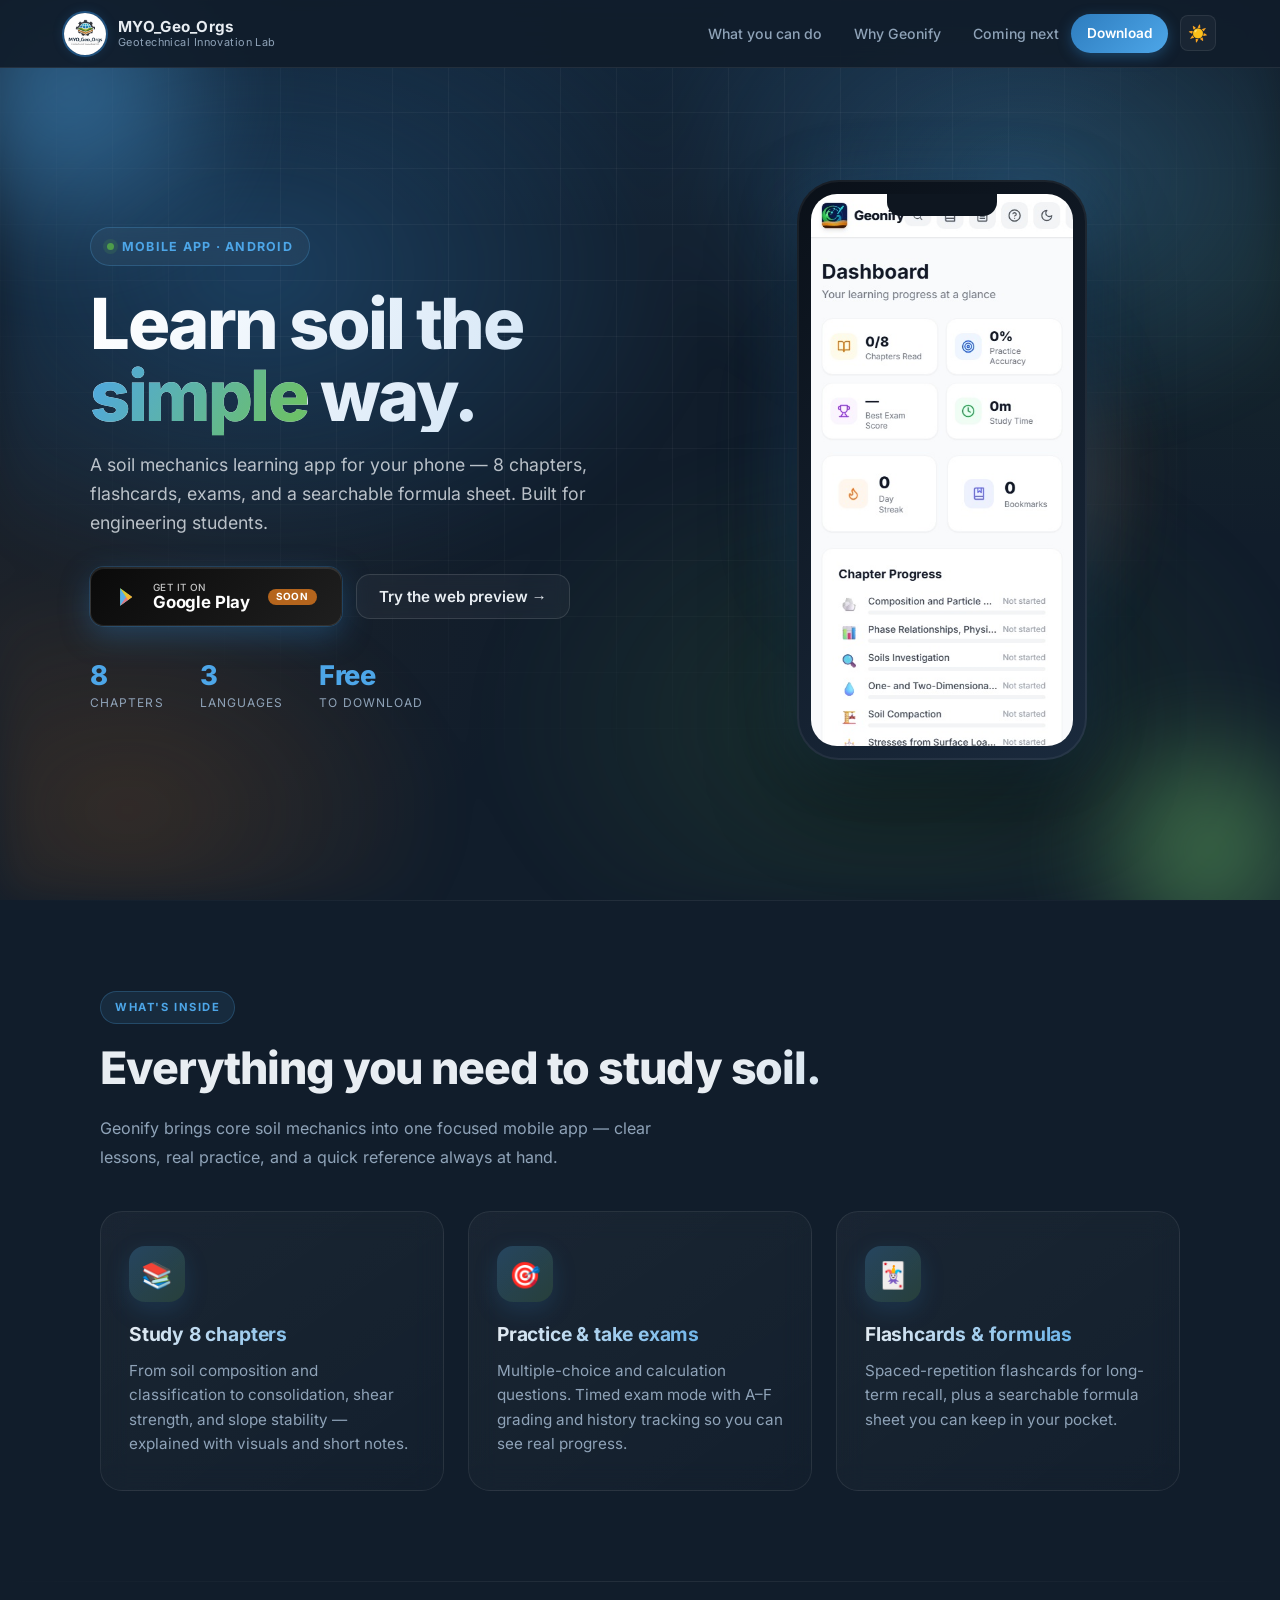
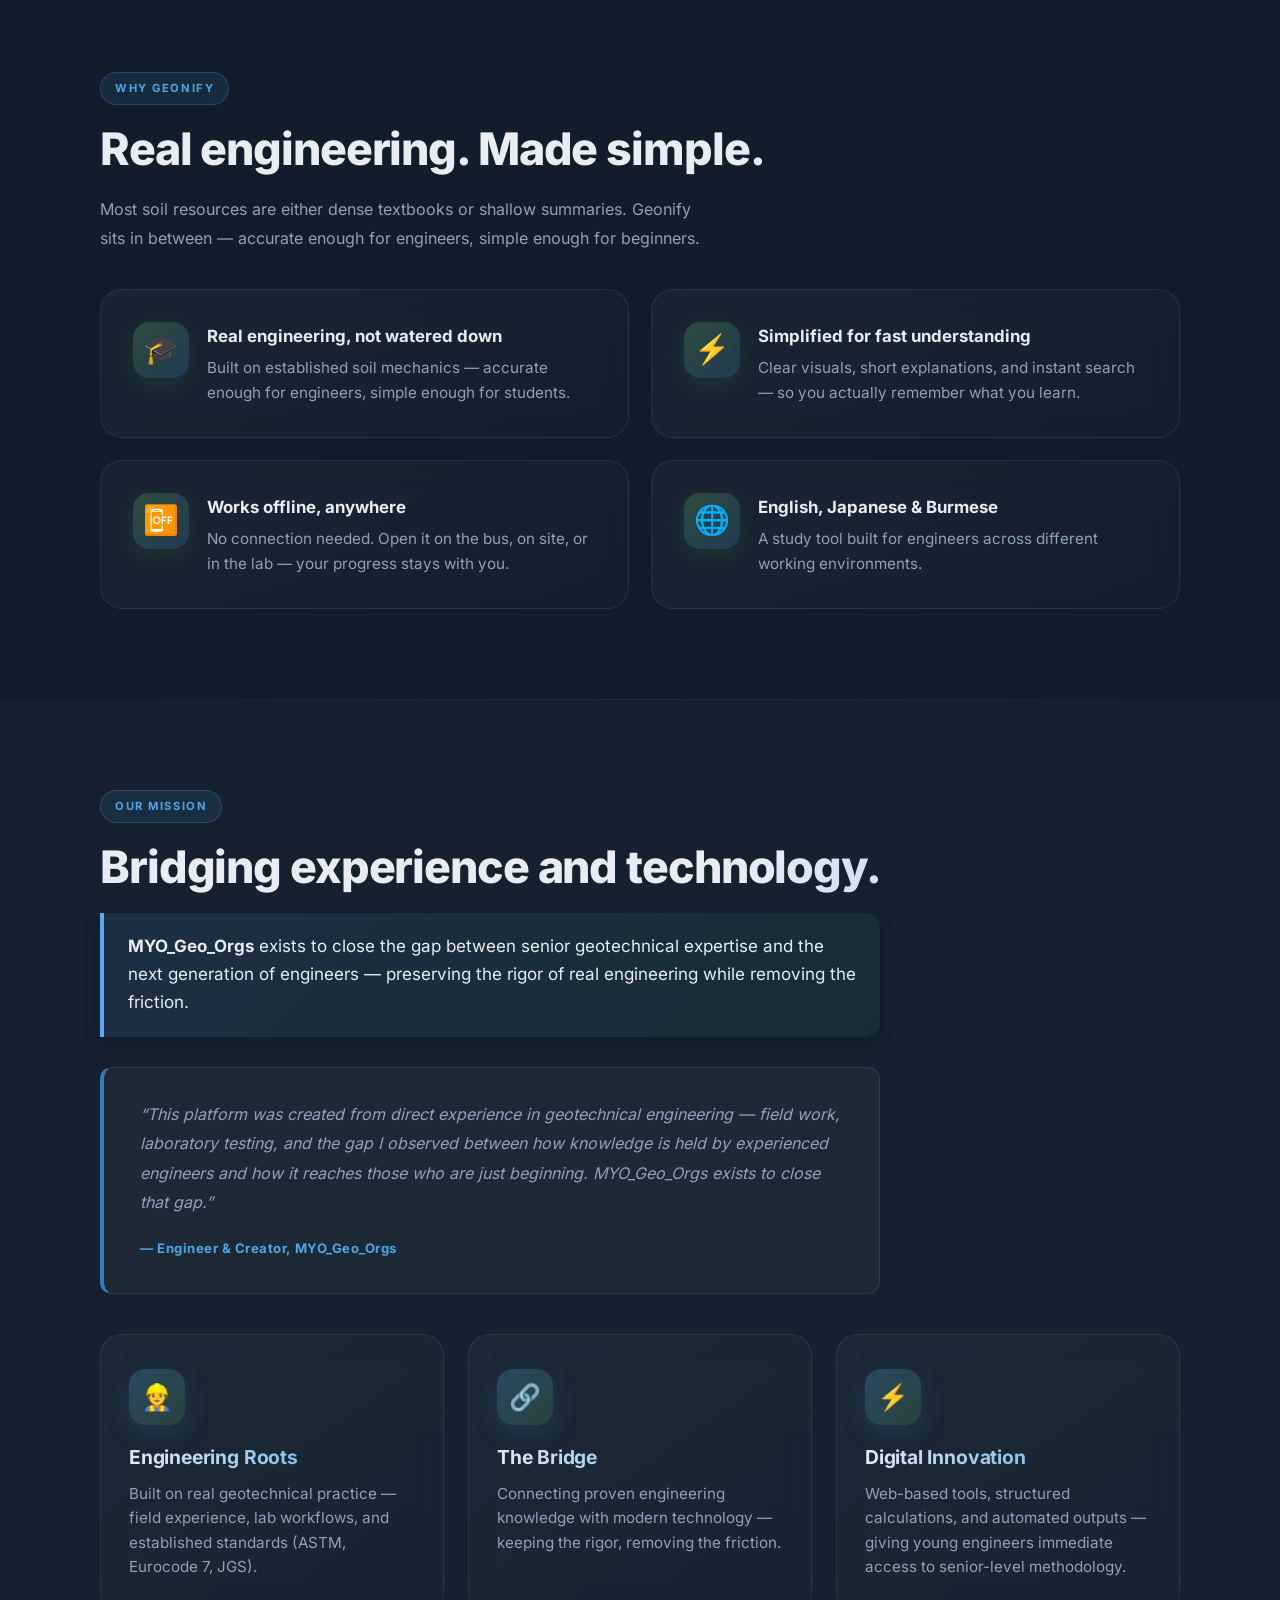
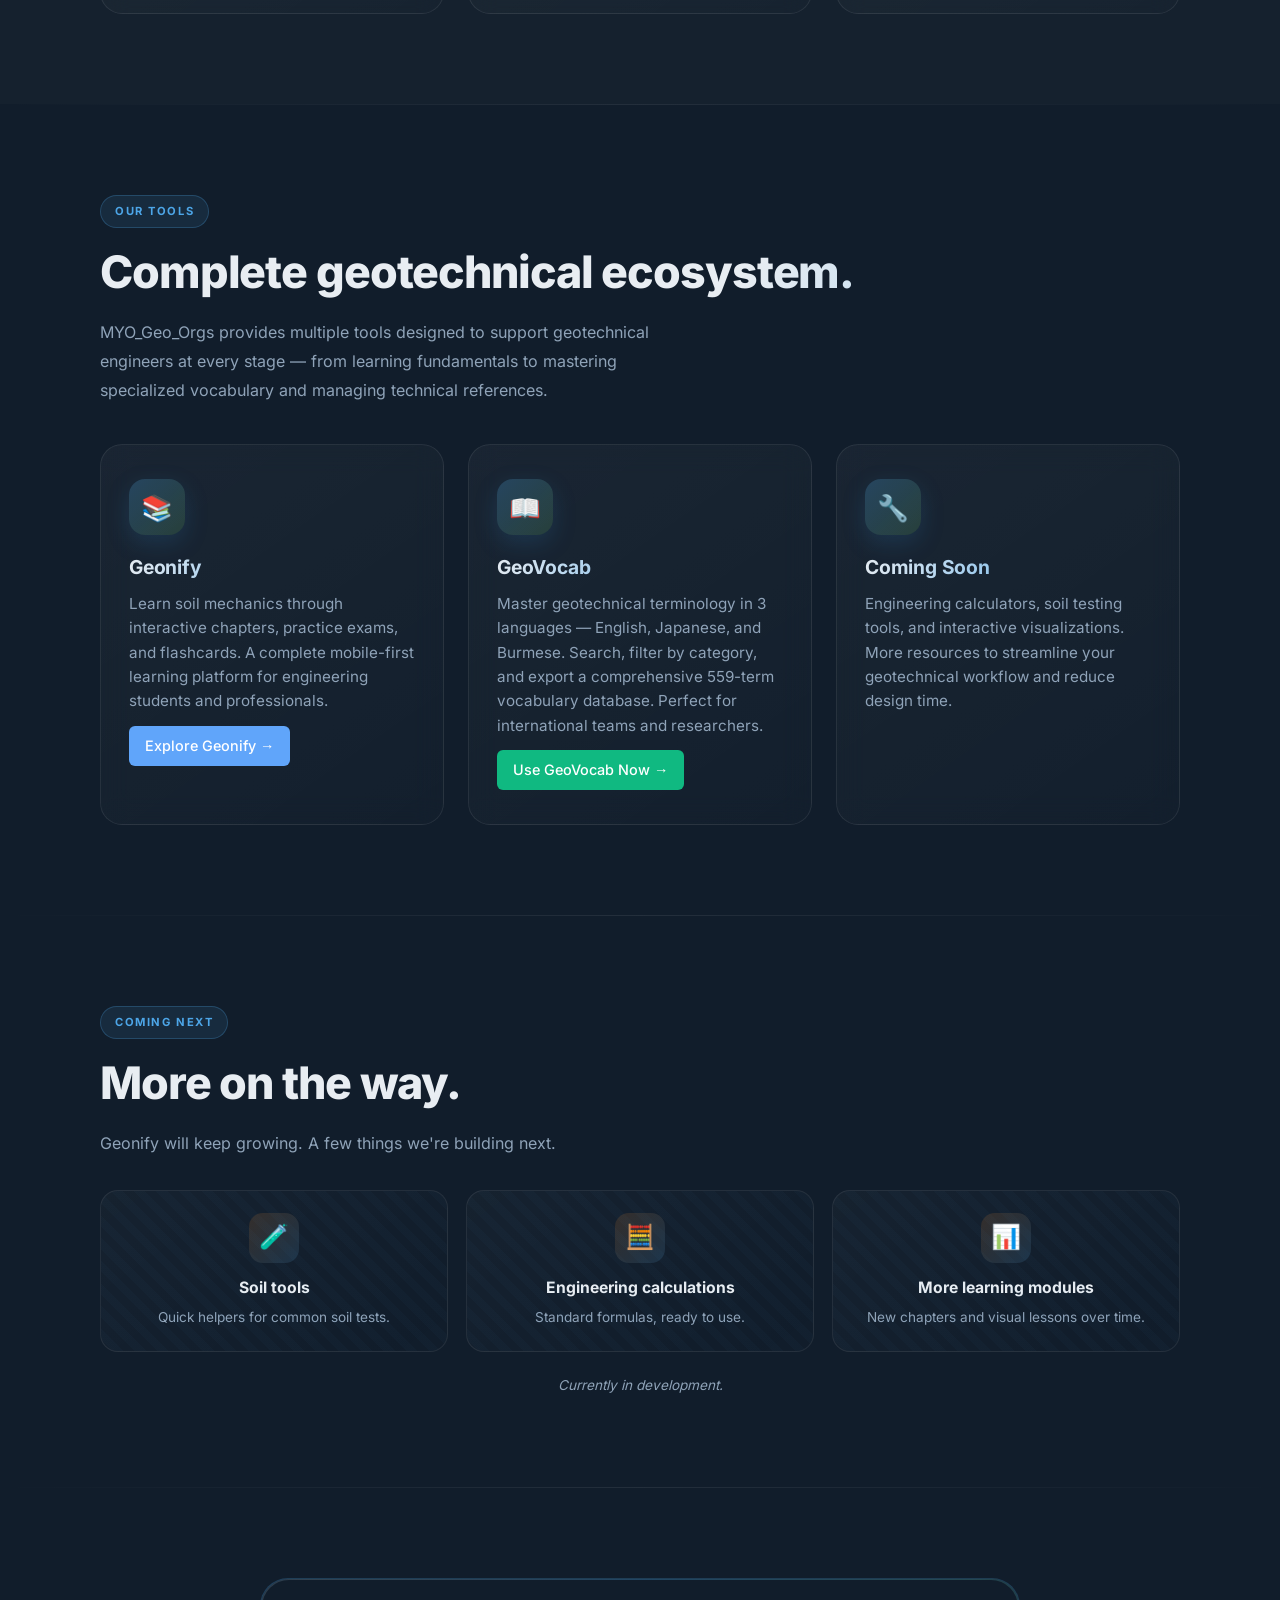
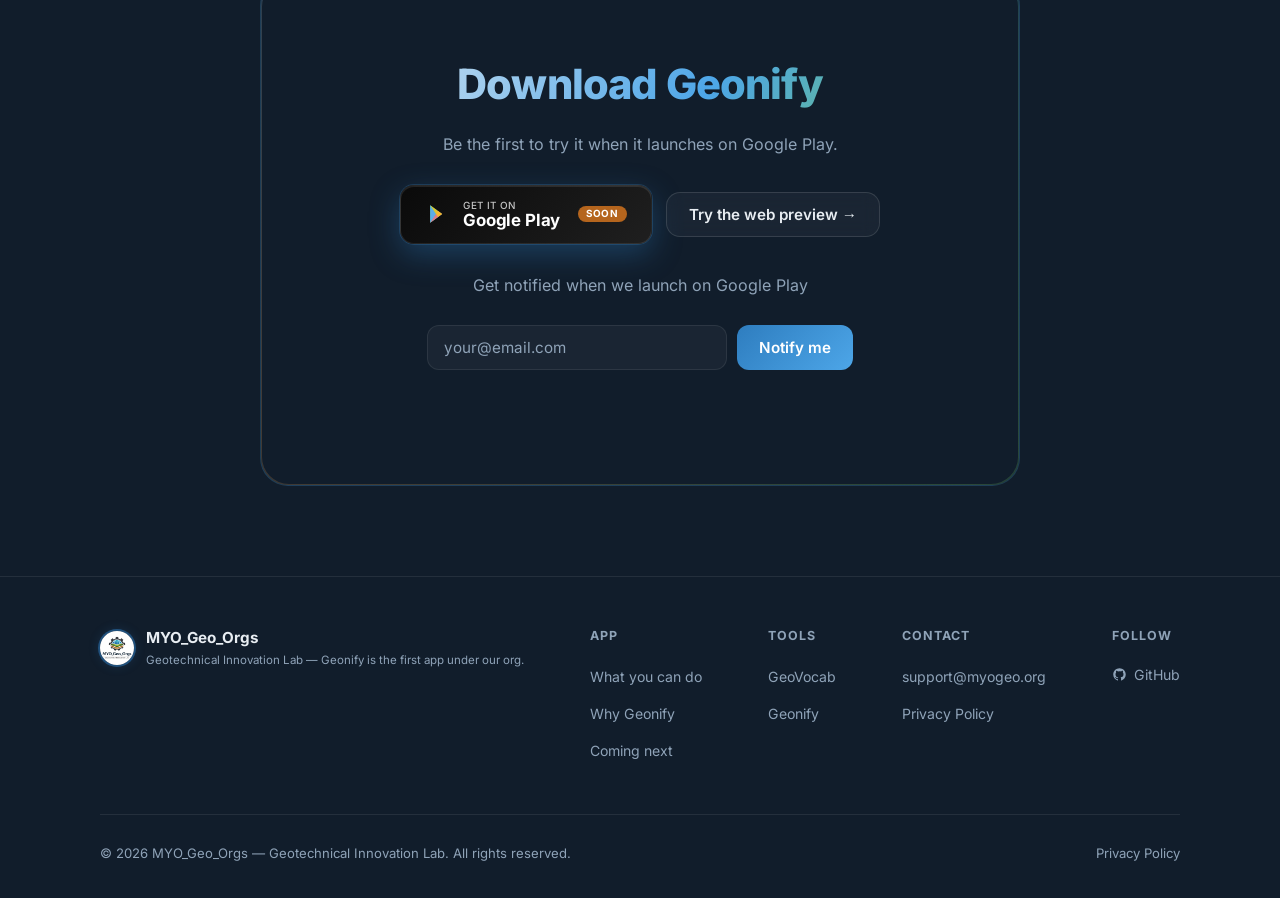
<file: index.html>
<!DOCTYPE html>
<html lang="en" data-theme="dark">
<head>
  <!-- Theme init: runs before render to prevent flash of wrong theme -->
  <script src="/assets/js/theme-init.js"></script>
  <meta charset="UTF-8" />
  <meta name="viewport" content="width=device-width, initial-scale=1.0" />
  <meta name="color-scheme" content="light dark" />

  <!-- Primary SEO -->
  <title>Geonify — Learn Soil the Simple Way</title>
  <meta name="description" content="Geonify is a simple, visual, and interactive mobile app for learning soil classification. Built for engineering students and geotechnical professionals." />
  <meta name="keywords" content="Geonify, soil classification app, geotechnical learning, soil mechanics, USCS, AASHTO, mobile soil app, learn soil" />
  <meta name="author" content="MYO_Geo_Orgs" />
  <meta name="robots" content="index, follow" />
  <link rel="canonical" href="https://myogeo.org/" />

  <!-- Open Graph -->
  <meta property="og:type" content="website" />
  <meta property="og:url" content="https://myogeo.org/" />
  <meta property="og:title" content="Geonify — Learn Soil the Simple Way" />
  <meta property="og:description" content="A simple, visual, and interactive mobile app for learning soil classification." />
  <meta property="og:image" content="https://myogeo.org/assets/logo.png" />
  <meta property="og:site_name" content="Geonify by MYO_Geo_Orgs_Orgs" />
  <meta property="og:locale" content="en_US" />

  <!-- Twitter -->
  <meta name="twitter:card" content="summary" />
  <meta name="twitter:title" content="Geonify — Learn Soil the Simple Way" />
  <meta name="twitter:description" content="A simple, visual, and interactive mobile app for learning soil classification." />
  <meta name="twitter:image" content="https://myogeo.org/assets/logo.png" />
  <link rel="stylesheet" href="/assets/css/styles.css?v=20260426a" />
  <link rel="icon" type="image/png" href="/assets/logo.png" />
</head>
<body>

  <!-- Progress bar -->
  <div id="progress-bar" aria-hidden="true"></div>

  <!-- ── Navigation (slim) ── -->
  <nav id="main-nav">
    <a class="nav-brand" href="#hero">
      <div class="nav-logo-wrap"><img src="assets/logo.png" alt="MYO_Geo_Orgs Logo" /></div>
      <div class="nav-brand-text">
        <span class="nav-brand-name">MYO_Geo_Orgs</span>
        <span class="nav-brand-sub">Geotechnical Innovation Lab</span>
      </div>
    </a>
    <div class="nav-right">
      <ul class="nav-links" id="nav-links">
        <li><a href="#features">What you can do</a></li>
        <li><a href="#why">Why Geonify</a></li>
        <li><a href="#next">Coming next</a></li>
      </ul>
      <a href="#download" class="lp-nav-cta">Download</a>
      <button id="theme-toggle" aria-label="Switch theme">🌙</button>
      <button class="nav-toggle" id="nav-toggle" aria-label="Toggle navigation menu">
        <span></span><span></span><span></span>
      </button>
    </div>
  </nav>

  <!-- ── 1. HERO ── -->
  <section class="lp-hero" id="hero">
    <span class="orb orb-1" aria-hidden="true"></span>
    <span class="orb orb-2" aria-hidden="true"></span>
    <span class="orb orb-3" aria-hidden="true"></span>
    <div class="lp-hero-inner">
      <div class="reveal">
        <div class="lp-eyebrow"><span class="dot"></span> Mobile App · Android</div>
        <h1 class="lp-h1">Learn soil the <span class="accent">simple</span> way.</h1>
        <p class="lp-sub">
          A soil mechanics learning app for your phone — 8 chapters, flashcards,
          exams, and a searchable formula sheet. Built for engineering students.
        </p>
        <div class="lp-cta-row">
          <a href="#download" class="lp-btn lp-btn-primary">
            <span class="gp-icon" aria-hidden="true">
              <svg width="22" height="22" viewBox="0 0 24 24" fill="none" xmlns="http://www.w3.org/2000/svg">
                <path d="M3.5 2.5v19l13-9.5-13-9.5z" fill="#4ade80"/>
                <path d="M3.5 2.5v19l8.5-6.2-8.5-12.8z" fill="#60a5fa" opacity=".85"/>
                <path d="M3.5 21.5v0l13-9.5-4.5-3.3-8.5 12.8z" fill="#f87171" opacity=".85"/>
                <path d="M3.5 2.5v0l13 9.5-4.5 3.3-8.5-12.8z" fill="#fbbf24" opacity=".85"/>
              </svg>
            </span>
            <span class="gp-text">
              <span class="gp-small">GET IT ON</span>
              <span class="gp-big">Google Play</span>
            </span>
            <span class="gp-pill">Soon</span>
          </a>
          <a href="https://geonify.myogeo.org/" target="_blank" rel="noopener noreferrer" class="lp-btn lp-btn-secondary">
            Try the web preview →
          </a>
        </div>
        <div class="lp-stats reveal reveal-d3">
          <div class="lp-stat"><span class="lp-stat-num">8</span><span class="lp-stat-label">Chapters</span></div>
          <div class="lp-stat"><span class="lp-stat-num">3</span><span class="lp-stat-label">Languages</span></div>
          <div class="lp-stat"><span class="lp-stat-num">Free</span><span class="lp-stat-label">To Download</span></div>
        </div>
      </div>

      <div class="lp-phone-wrap reveal reveal-d2">
        <div class="lp-phone">
          <img src="/assets/geonify-screen.jpg?v=20260425c" alt="Geonify app dashboard screenshot" style="width:100%;height:100%;object-fit:cover;object-position:top;border-radius:26px;" />
        </div>
      </div>
    </div>
  </section>

  <hr class="divider" />

  <!-- ── 2. WHAT YOU CAN DO ── -->
  <section id="features">
    <div class="section-inner">
      <span class="section-label reveal">What's inside</span>
      <h2 class="section-title reveal reveal-d1">Everything you need to study soil.</h2>
      <p class="section-body reveal reveal-d2">
        Geonify brings core soil mechanics into one focused mobile app —
        clear lessons, real practice, and a quick reference always at hand.
      </p>

      <div class="lp-feat-3">
        <div class="lp-feat reveal reveal-d1">
          <div class="lp-feat-icon">📚</div>
          <h3>Study 8 chapters</h3>
          <p>From soil composition and classification to consolidation, shear strength, and slope stability — explained with visuals and short notes.</p>
        </div>
        <div class="lp-feat reveal reveal-d2">
          <div class="lp-feat-icon">🎯</div>
          <h3>Practice &amp; take exams</h3>
          <p>Multiple-choice and calculation questions. Timed exam mode with A–F grading and history tracking so you can see real progress.</p>
        </div>
        <div class="lp-feat reveal reveal-d3">
          <div class="lp-feat-icon">🃏</div>
          <h3>Flashcards &amp; formulas</h3>
          <p>Spaced-repetition flashcards for long-term recall, plus a searchable formula sheet you can keep in your pocket.</p>
        </div>
      </div>
    </div>
  </section>

  <hr class="divider" />

  <!-- ── 3. WHY IT'S DIFFERENT ── -->
  <section id="why">
    <div class="section-inner">
      <span class="section-label reveal">Why Geonify</span>
      <h2 class="section-title reveal reveal-d1">Real engineering. Made simple.</h2>
      <p class="section-body reveal reveal-d2">
        Most soil resources are either dense textbooks or shallow summaries.
        Geonify sits in between — accurate enough for engineers, simple enough for beginners.
      </p>

      <div class="lp-why">
        <div class="lp-why-card reveal reveal-d1">
          <div class="icon">🎓</div>
          <div>
            <h3>Real engineering, not watered down</h3>
            <p>Built on established soil mechanics — accurate enough for engineers, simple enough for students.</p>
          </div>
        </div>
        <div class="lp-why-card reveal reveal-d2">
          <div class="icon">⚡</div>
          <div>
            <h3>Simplified for fast understanding</h3>
            <p>Clear visuals, short explanations, and instant search — so you actually remember what you learn.</p>
          </div>
        </div>
        <div class="lp-why-card reveal reveal-d3">
          <div class="icon">📴</div>
          <div>
            <h3>Works offline, anywhere</h3>
            <p>No connection needed. Open it on the bus, on site, or in the lab — your progress stays with you.</p>
          </div>
        </div>
        <div class="lp-why-card reveal reveal-d3">
          <div class="icon">🌐</div>
          <div>
            <h3>English, Japanese &amp; Burmese</h3>
            <p>A study tool built for engineers across different working environments.</p>
          </div>
        </div>
      </div>
    </div>
  </section>

  <hr class="divider" />

  <!-- ── 3.5 OUR MISSION ── -->
  <section id="mission">
    <div class="section-inner">
      <span class="section-label reveal">Our Mission</span>
      <h2 class="section-title reveal reveal-d1">Bridging experience and technology.</h2>

      <!-- Highlighted mission statement -->
      <div class="reveal reveal-d2" style="max-width:780px;margin:14px 0 30px;padding:20px 24px;border-left:4px solid #60a5fa;background:linear-gradient(135deg,rgba(96,165,250,.10),rgba(74,222,128,.06));border-radius:0 14px 14px 0;box-shadow:0 4px 18px rgba(0,0,0,.12);">
        <p style="margin:0;font-size:1.06rem;line-height:1.65;">
          <strong>MYO_Geo_Orgs</strong> exists to close the gap between senior geotechnical
          expertise and the next generation of engineers — preserving the rigor of real
          engineering while removing the friction.
        </p>
      </div>

      <!-- Founder's note -->
      <div class="mission-statement reveal reveal-d2" style="max-width:780px;margin:0 0 36px;">
        <blockquote>
          “This platform was created from direct experience in geotechnical engineering — field work, laboratory testing, and the gap I observed between how knowledge is held by experienced engineers and how it reaches those who are just beginning. MYO_Geo_Orgs exists to close that gap.”
        </blockquote>
        <cite>— Engineer &amp; Creator, MYO_Geo_Orgs</cite>
      </div>

      <div class="lp-feat-3">
        <div class="lp-feat reveal reveal-d1">
          <div class="lp-feat-icon">👷</div>
          <h3>Engineering Roots</h3>
          <p>Built on real geotechnical practice — field experience, lab workflows, and established standards (ASTM, Eurocode 7, JGS).</p>
        </div>
        <div class="lp-feat reveal reveal-d2">
          <div class="lp-feat-icon">🔗</div>
          <h3>The Bridge</h3>
          <p>Connecting proven engineering knowledge with modern technology — keeping the rigor, removing the friction.</p>
        </div>
        <div class="lp-feat reveal reveal-d3">
          <div class="lp-feat-icon">⚡</div>
          <h3>Digital Innovation</h3>
          <p>Web-based tools, structured calculations, and automated outputs — giving young engineers immediate access to senior-level methodology.</p>
        </div>
      </div>
    </div>
  </section>

  <hr class="divider" />

  <!-- ── 4. OUR TOOLS ── -->
  <section id="tools">
    <div class="section-inner">
      <span class="section-label reveal">Our Tools</span>
      <h2 class="section-title reveal reveal-d1">Complete geotechnical ecosystem.</h2>
      <p class="section-body reveal reveal-d2">
        MYO_Geo_Orgs provides multiple tools designed to support geotechnical engineers
        at every stage — from learning fundamentals to mastering specialized vocabulary
        and managing technical references.
      </p>

      <div class="lp-feat-3">
        <div class="lp-feat reveal reveal-d1">
          <div class="lp-feat-icon">📚</div>
          <h3>Geonify</h3>
          <p>Learn soil mechanics through interactive chapters, practice exams, and flashcards. A complete mobile-first learning platform for engineering students and professionals.</p>
          <a href="https://geonify.myogeo.org/" target="_blank" rel="noopener noreferrer" style="display:inline-block;margin-top:12px;padding:8px 16px;background:#60a5fa;color:white;border-radius:6px;text-decoration:none;font-size:0.9rem;font-weight:500;">Explore Geonify →</a>
        </div>
        <div class="lp-feat reveal reveal-d2">
          <div class="lp-feat-icon">📖</div>
          <h3>GeoVocab</h3>
          <p>Master geotechnical terminology in 3 languages — English, Japanese, and Burmese. Search, filter by category, and export a comprehensive 559-term vocabulary database. Perfect for international teams and researchers.</p>
          <a href="https://geovocab.myogeo.org" target="_blank" rel="noopener noreferrer" style="display:inline-block;margin-top:12px;padding:8px 16px;background:#10b981;color:white;border-radius:6px;text-decoration:none;font-size:0.9rem;font-weight:500;">Use GeoVocab Now →</a>
        </div>
        <div class="lp-feat reveal reveal-d3">
          <div class="lp-feat-icon">🔧</div>
          <h3>Coming Soon</h3>
          <p>Engineering calculators, soil testing tools, and interactive visualizations. More resources to streamline your geotechnical workflow and reduce design time.</p>
        </div>
      </div>
    </div>
  </section>

  <hr class="divider" />

  <!-- ── 5. COMING NEXT ── -->
  <section id="next">
    <div class="section-inner">
      <span class="section-label reveal">Coming next</span>
      <h2 class="section-title reveal reveal-d1">More on the way.</h2>
      <p class="section-body reveal reveal-d2">
        Geonify will keep growing. A few things we're building next.
      </p>

      <div class="lp-next">
        <div class="lp-next-item reveal reveal-d1">
          <span class="ic">🧪</span>
          <h4>Soil tools</h4>
          <p>Quick helpers for common soil tests.</p>
        </div>
        <div class="lp-next-item reveal reveal-d2">
          <span class="ic">🧮</span>
          <h4>Engineering calculations</h4>
          <p>Standard formulas, ready to use.</p>
        </div>
        <div class="lp-next-item reveal reveal-d3">
          <span class="ic">📊</span>
          <h4>More learning modules</h4>
          <p>New chapters and visual lessons over time.</p>
        </div>
      </div>
      <p class="lp-next-note reveal reveal-d3">Currently in development.</p>
    </div>
  </section>

  <hr class="divider" />

  <!-- ── 5. FINAL CTA ── -->
  <section id="download">
    <div class="section-inner">
      <div class="lp-final reveal">
        <h2>Download Geonify</h2>
        <p>Be the first to try it when it launches on Google Play.</p>
        <div class="lp-cta-row">
          <a class="lp-btn lp-btn-primary" role="button" aria-disabled="true">
            <span class="gp-icon" aria-hidden="true">
              <svg width="22" height="22" viewBox="0 0 24 24" fill="none" xmlns="http://www.w3.org/2000/svg">
                <path d="M3.5 2.5v19l13-9.5-13-9.5z" fill="#4ade80"/>
                <path d="M3.5 2.5v19l8.5-6.2-8.5-12.8z" fill="#60a5fa" opacity=".85"/>
                <path d="M3.5 21.5v0l13-9.5-4.5-3.3-8.5 12.8z" fill="#f87171" opacity=".85"/>
                <path d="M3.5 2.5v0l13 9.5-4.5 3.3-8.5-12.8z" fill="#fbbf24" opacity=".85"/>
              </svg>
            </span>
            <span class="gp-text">
              <span class="gp-small">GET IT ON</span>
              <span class="gp-big">Google Play</span>
            </span>
            <span class="gp-pill">Soon</span>
          </a>
          <a href="https://geonify.myogeo.org/" target="_blank" rel="noopener noreferrer" class="lp-btn lp-btn-secondary">
            Try the web preview →
          </a>
        </div>
        <!--
          BETA JOIN CARD — Hidden by default. Activate once Google approves closed testing.
          STEPS TO ACTIVATE:
            1. Replace href="#REPLACE_WITH_PLAY_TESTING_URL" with your Play Store testing URL
               (you'll find it in Play Console → Closed testing → Testers tab → "Join on the web")
            2. Remove the inline   style="display:none"   on the wrapper div below
          That's it — the live beta CTA will appear above the email-capture form.
        -->
        <div class="beta-join reveal" style="display:none">
          <span class="beta-pulse" aria-hidden="true"></span>
          <div class="beta-content">
            <span class="beta-eyebrow">🚀 CLOSED BETA · LIVE NOW</span>
            <h3 class="beta-title">Try Geonify before public launch</h3>
            <p class="beta-desc">Install via Google Play and help shape the final version.</p>
          </div>
          <a href="#REPLACE_WITH_PLAY_TESTING_URL" class="beta-btn" target="_blank" rel="noopener noreferrer">
            Join the Beta →
          </a>
        </div>

        <div class="email-capture reveal">
          <p class="email-label">Get notified when we launch on Google Play</p>
          <form class="email-form" id="notify-form" novalidate>
            <div class="hp-field" aria-hidden="true"><label>Leave this empty<input type="text" id="notify-website" name="website" tabindex="-1" autocomplete="off" /></label></div>
            <input type="email" id="notify-email" class="email-input" placeholder="your@email.com" required autocomplete="email" maxlength="120" />
            <button type="submit" class="email-btn">Notify me</button>
          </form>
          <p class="email-msg" id="notify-msg" aria-live="polite"></p>
        </div>
      </div>
    </div>
  </section>

  <!-- ── 6. FOOTER (minimal) ── -->
  <footer>
    <div class="footer-inner">
      <div class="footer-top">
        <div>
          <div class="footer-brand">
            <div class="nav-logo-wrap logo-sm"><img src="assets/logo.png" alt="MYO_Geo_Orgs" /></div>
            <div>
              <div class="footer-brand-name">MYO_Geo_Orgs</div>
              <div class="footer-brand-sub">Geotechnical Innovation Lab — Geonify is the first app under our org.</div>
            </div>
          </div>
        </div>
        <div class="footer-links-col">
          <h4>App</h4>
          <ul>
            <li><a href="#features">What you can do</a></li>
            <li><a href="#why">Why Geonify</a></li>
            <li><a href="#next">Coming next</a></li>
          </ul>
        </div>
        <div class="footer-links-col">
          <h4>Tools</h4>
          <ul>
            <li><a href="https://geovocab.myogeo.org" target="_blank" rel="noopener noreferrer">GeoVocab</a></li>
            <li><a href="https://geonify.myogeo.org/" target="_blank" rel="noopener noreferrer">Geonify</a></li>
          </ul>
        </div>
        <div class="footer-links-col">
          <h4>Contact</h4>
          <ul>
            <li><a href="mailto:support@myogeo.org">support@myogeo.org</a></li>
            <li><a href="/privacy">Privacy Policy</a></li>
          </ul>
        </div>
        <div class="footer-links-col">
          <h4>Follow</h4>
          <ul class="footer-social">
            <li><a href="https://github.com/Golem7X" target="_blank" rel="noopener noreferrer" class="footer-social-link">
              <svg width="15" height="15" viewBox="0 0 24 24" fill="currentColor" aria-hidden="true"><path d="M12 2C6.477 2 2 6.477 2 12c0 4.42 2.865 8.166 6.839 9.489.5.092.682-.217.682-.482 0-.237-.008-.866-.013-1.7-2.782.603-3.369-1.34-3.369-1.34-.454-1.156-1.11-1.464-1.11-1.464-.908-.62.069-.608.069-.608 1.003.07 1.531 1.03 1.531 1.03.892 1.529 2.341 1.087 2.91.831.092-.646.35-1.086.636-1.336-2.22-.253-4.555-1.11-4.555-4.943 0-1.091.39-1.984 1.029-2.683-.103-.253-.446-1.27.098-2.647 0 0 .84-.269 2.75 1.025A9.578 9.578 0 0 1 12 6.836c.85.004 1.705.114 2.504.336 1.909-1.294 2.747-1.025 2.747-1.025.546 1.377.203 2.394.1 2.647.64.699 1.028 1.592 1.028 2.683 0 3.842-2.339 4.687-4.566 4.934.359.309.678.919.678 1.852 0 1.336-.012 2.415-.012 2.741 0 .267.18.578.688.48C19.138 20.161 22 16.416 22 12c0-5.523-4.477-10-10-10z"/></svg>
              GitHub
            </a></li>
          </ul>
        </div>
      </div>
      <div class="footer-bottom">
        <p class="footer-copy">© 2026 MYO_Geo_Orgs — Geotechnical Innovation Lab. All rights reserved.</p>
        <div class="footer-contact">
          <a href="/privacy">Privacy Policy</a>
        </div>
      </div>
    </div>
  </footer>

  <!-- Back to top -->
  <button id="back-top" aria-label="Scroll back to top">↑</button>

  <script src="/assets/js/app.js?v=20260426a" defer></script>
  <script src="/assets/js/lp-effects.js?v=20260425b" defer></script>
  <script src="/assets/js/email-capture.js?v=20260425d" defer></script>
</body>
</html>
</file>
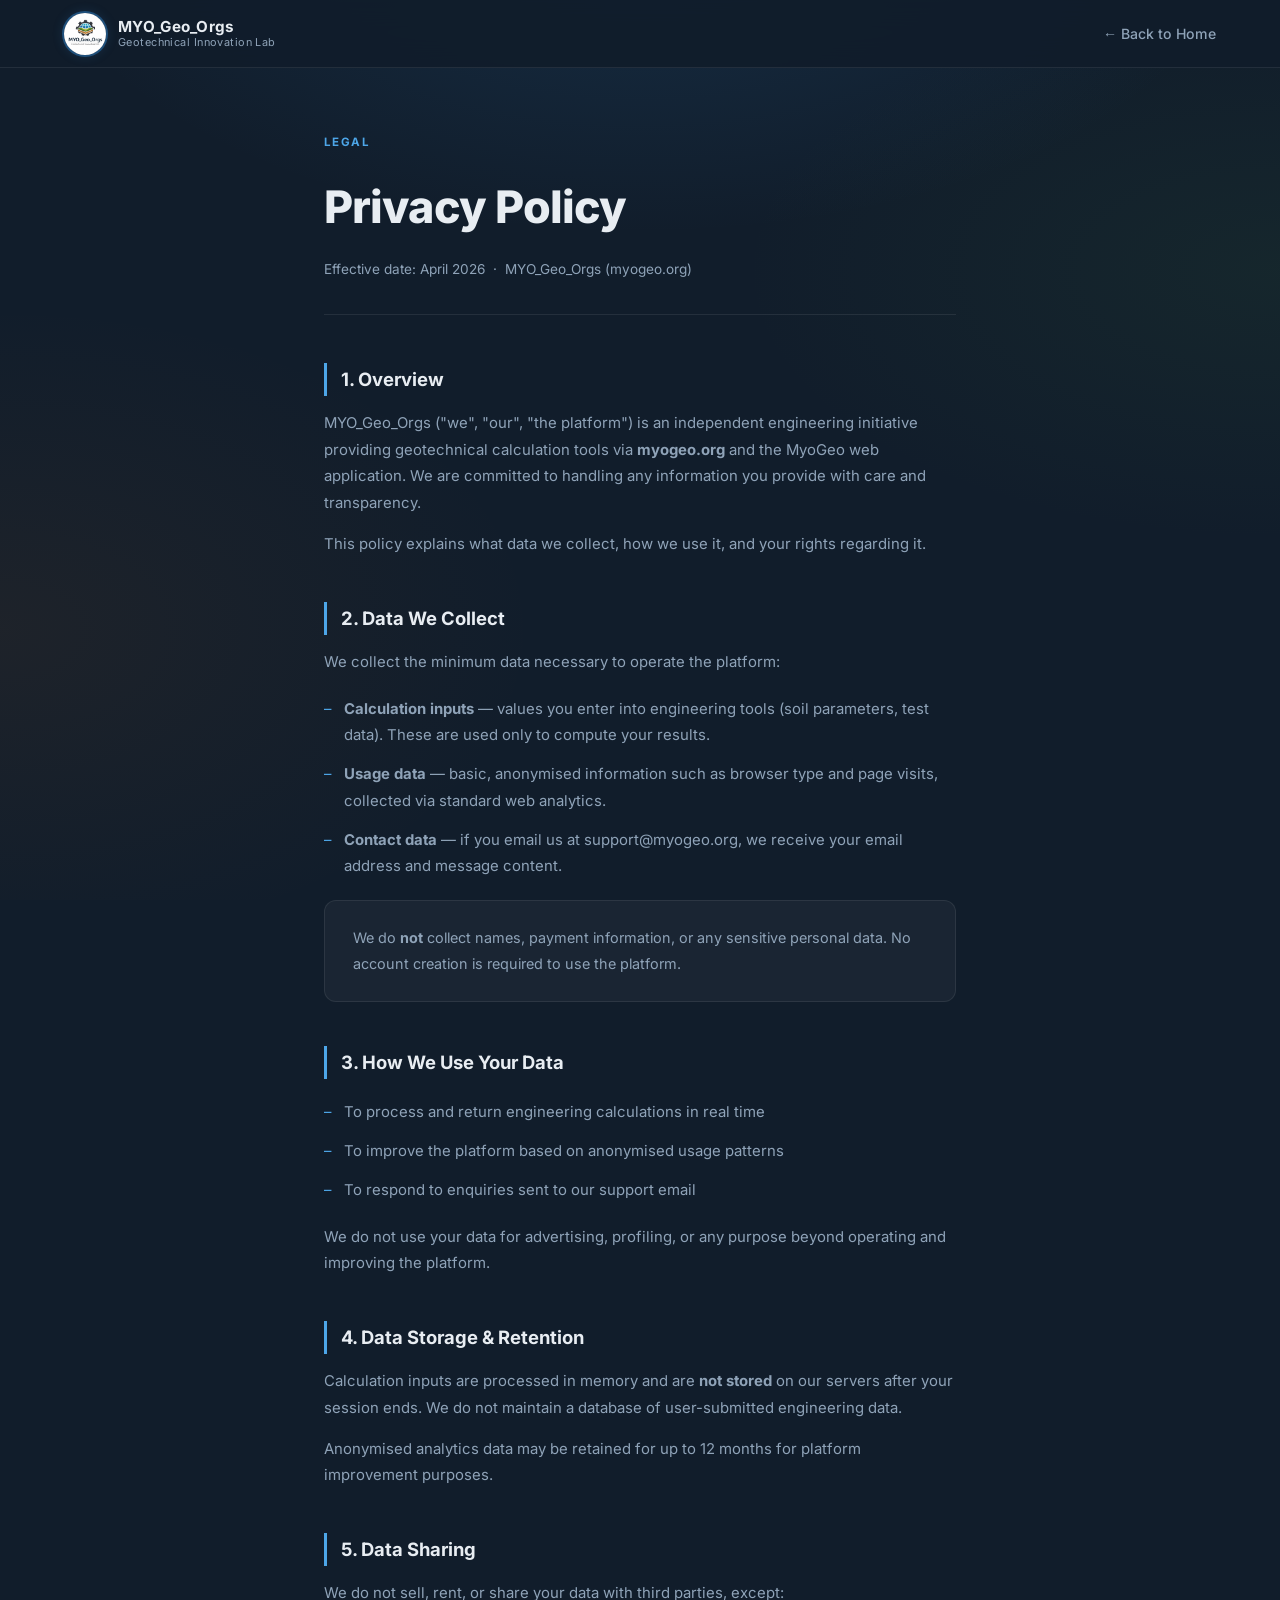
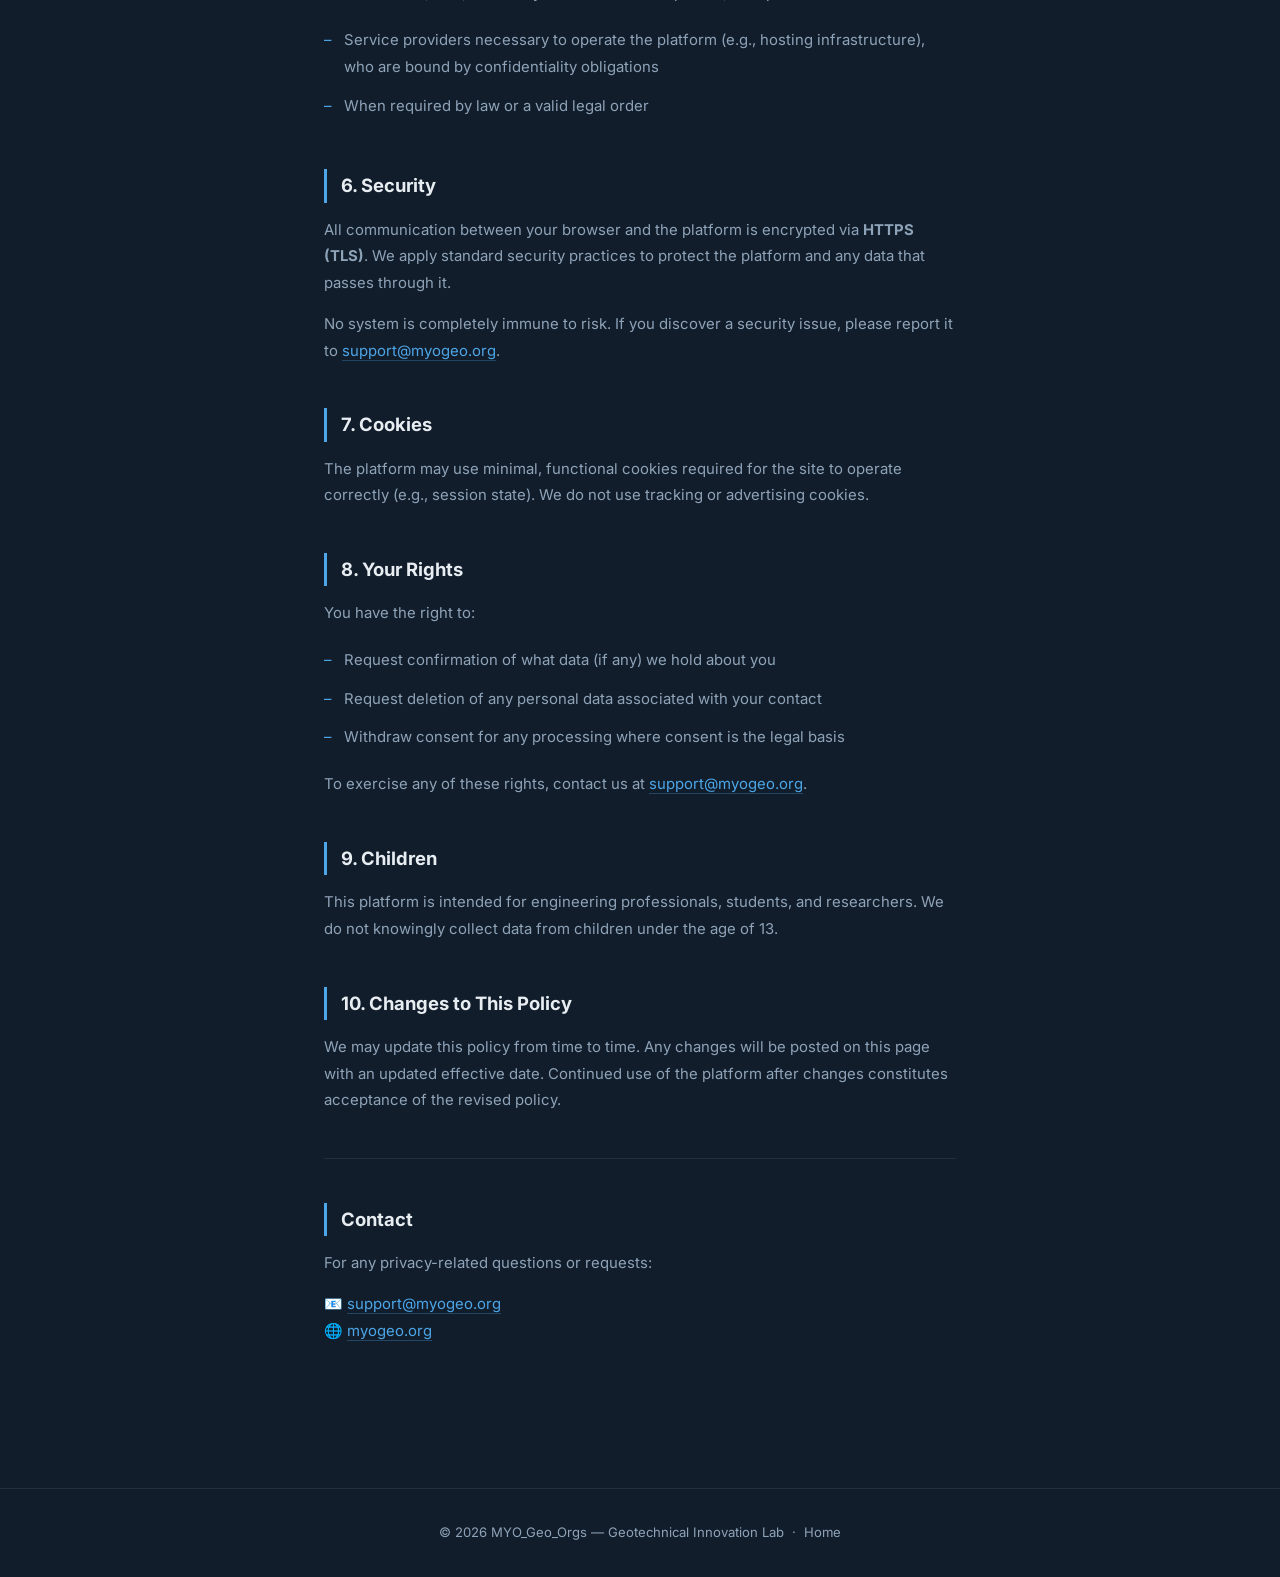
<file: privacy.html>
<!DOCTYPE html>
<html lang="en" data-theme="dark">
<head>
  <script src="/assets/js/theme-init.js"></script>
  <meta charset="UTF-8" />
  <meta name="viewport" content="width=device-width, initial-scale=1.0" />

  <!-- Primary SEO -->
  <title>Privacy Policy | MYO_Geo_Orgs</title>
  <meta name="description" content="Privacy Policy for MYO_Geo_Orgs — how we handle your data, what we collect, and your rights as a user of the MyoGeo geotechnical engineering platform." />
  <meta name="robots" content="noindex, follow" />
  <link rel="canonical" href="https://myogeo.org/privacy" />
  <link rel="stylesheet" href="/assets/css/styles.css" />
</head>
<body class="privacy-page">

  <nav class="privacy-nav">
    <a class="nav-brand" href="/">
      <div class="nav-logo-wrap"><img src="assets/logo.png" alt="MYO_Geo_Orgs" /></div>
      <div class="nav-brand-text">
        <div class="nav-brand-name">MYO_Geo_Orgs</div>
        <div class="nav-brand-sub">Geotechnical Innovation Lab</div>
      </div>
    </a>
    <a class="nav-back" href="/">← Back to Home</a>
  </nav>

  <div class="page">
    <span class="page-label">Legal</span>
    <h1>Privacy Policy</h1>
    <p class="page-meta">Effective date: April 2026 &nbsp;·&nbsp; MYO_Geo_Orgs (myogeo.org)</p>

    <div class="section">
      <h2>1. Overview</h2>
      <p>
        MYO_Geo_Orgs ("we", "our", "the platform") is an independent engineering initiative
        providing geotechnical calculation tools via <strong>myogeo.org</strong> and the
        MyoGeo web application. We are committed to handling any information you provide
        with care and transparency.
      </p>
      <p>
        This policy explains what data we collect, how we use it, and your rights regarding it.
      </p>
    </div>

    <div class="section">
      <h2>2. Data We Collect</h2>
      <p>We collect the minimum data necessary to operate the platform:</p>
      <ul>
        <li><strong>Calculation inputs</strong> — values you enter into engineering tools (soil parameters, test data). These are used only to compute your results.</li>
        <li><strong>Usage data</strong> — basic, anonymised information such as browser type and page visits, collected via standard web analytics.</li>
        <li><strong>Contact data</strong> — if you email us at support@myogeo.org, we receive your email address and message content.</li>
      </ul>
      <div class="highlight-box">
        We do <strong>not</strong> collect names, payment information, or any sensitive personal data. No account creation is required to use the platform.
      </div>
    </div>

    <div class="section">
      <h2>3. How We Use Your Data</h2>
      <ul>
        <li>To process and return engineering calculations in real time</li>
        <li>To improve the platform based on anonymised usage patterns</li>
        <li>To respond to enquiries sent to our support email</li>
      </ul>
      <p>We do not use your data for advertising, profiling, or any purpose beyond operating and improving the platform.</p>
    </div>

    <div class="section">
      <h2>4. Data Storage &amp; Retention</h2>
      <p>
        Calculation inputs are processed in memory and are <strong>not stored</strong> on our servers after your session ends. We do not maintain a database of user-submitted engineering data.
      </p>
      <p>
        Anonymised analytics data may be retained for up to 12 months for platform improvement purposes.
      </p>
    </div>

    <div class="section">
      <h2>5. Data Sharing</h2>
      <p>We do not sell, rent, or share your data with third parties, except:</p>
      <ul>
        <li>Service providers necessary to operate the platform (e.g., hosting infrastructure), who are bound by confidentiality obligations</li>
        <li>When required by law or a valid legal order</li>
      </ul>
    </div>

    <div class="section">
      <h2>6. Security</h2>
      <p>
        All communication between your browser and the platform is encrypted via
        <strong>HTTPS (TLS)</strong>. We apply standard security practices to protect
        the platform and any data that passes through it.
      </p>
      <p>
        No system is completely immune to risk. If you discover a security issue,
        please report it to <a href="mailto:support@myogeo.org">support@myogeo.org</a>.
      </p>
    </div>

    <div class="section">
      <h2>7. Cookies</h2>
      <p>
        The platform may use minimal, functional cookies required for the site to operate
        correctly (e.g., session state). We do not use tracking or advertising cookies.
      </p>
    </div>

    <div class="section">
      <h2>8. Your Rights</h2>
      <p>You have the right to:</p>
      <ul>
        <li>Request confirmation of what data (if any) we hold about you</li>
        <li>Request deletion of any personal data associated with your contact</li>
        <li>Withdraw consent for any processing where consent is the legal basis</li>
      </ul>
      <p>To exercise any of these rights, contact us at <a href="mailto:support@myogeo.org">support@myogeo.org</a>.</p>
    </div>

    <div class="section">
      <h2>9. Children</h2>
      <p>
        This platform is intended for engineering professionals, students, and researchers.
        We do not knowingly collect data from children under the age of 13.
      </p>
    </div>

    <div class="section">
      <h2>10. Changes to This Policy</h2>
      <p>
        We may update this policy from time to time. Any changes will be posted on this page
        with an updated effective date. Continued use of the platform after changes constitutes
        acceptance of the revised policy.
      </p>
    </div>

    <hr class="page-divider" />

    <div class="section">
      <h2>Contact</h2>
      <p>For any privacy-related questions or requests:</p>
      <p>
        📧 <a href="mailto:support@myogeo.org">support@myogeo.org</a><br />
        🌐 <a href="https://myogeo.org">myogeo.org</a>
      </p>
    </div>
  </div>

  <footer class="privacy-footer">
    <p>© 2026 MYO_Geo_Orgs — Geotechnical Innovation Lab &nbsp;·&nbsp; <a href="/">Home</a></p>
  </footer>

</body>
</html>
</file>
<file: assets/css/styles.css>
/* ── Self-hosted Fonts ── */
@font-face {
  font-family: 'Inter';
  font-style: normal;
  font-weight: 400;
  font-display: swap;
  src: url('/assets/fonts/inter-400.woff2') format('woff2');
}
@font-face {
  font-family: 'Inter';
  font-style: normal;
  font-weight: 500;
  font-display: swap;
  src: url('/assets/fonts/inter-500.woff2') format('woff2');
}
@font-face {
  font-family: 'Inter';
  font-style: normal;
  font-weight: 600;
  font-display: swap;
  src: url('/assets/fonts/inter-600.woff2') format('woff2');
}
@font-face {
  font-family: 'Inter';
  font-style: normal;
  font-weight: 700;
  font-display: swap;
  src: url('/assets/fonts/inter-700.woff2') format('woff2');
}
@font-face {
  font-family: 'Inter';
  font-style: normal;
  font-weight: 800;
  font-display: swap;
  src: url('/assets/fonts/inter-800.woff2') format('woff2');
}
@font-face {
  font-family: 'JetBrains Mono';
  font-style: normal;
  font-weight: 400;
  font-display: swap;
  src: url('/assets/fonts/jetbrains-400.woff2') format('woff2');
}

/* ── Theme Variables ── */
:root {
  --green:    #3d7a3a;
  --green-lt: #4e9c4a;
  --earth:    #b5651d;
  --earth-lt: #d4803a;
  --blue-geo: #2e7dbf;
  --blue-lt:  #4da6e8;
  --radius:   12px;

  /* Dark theme (default) */
  --bg:           #111d2b;
  --bg-alt:       rgba(255,255,255,0.015);
  --bg-nav:       rgba(17,29,43,0.92);
  --bg-nav-solid: rgba(17,29,43,0.99);
  --navy:         #1a2a3d;
  --navy-mid:     #1e3350;
  --text:         #e8edf2;
  --text-muted:   #8fa3b8;
  --border:       rgba(255,255,255,0.08);
  --card-bg:      rgba(255,255,255,0.04);
  --shadow:       0 4px 24px rgba(0,0,0,0.35);
  --grid-line:    rgba(255,255,255,0.025);
  --scrollbar:    #1e3350;
}

[data-theme="light"] {
  --bg:           #f0f5fb;
  --bg-alt:       rgba(0,0,0,0.025);
  --bg-nav:       rgba(240,245,251,0.95);
  --bg-nav-solid: rgba(240,245,251,0.99);
  --navy:         #dde8f4;
  --navy-mid:     #cddaec;
  --text:         #0f1e2d;
  --text-muted:   #4a6278;
  --border:       rgba(0,0,0,0.09);
  --card-bg:      rgba(255,255,255,0.85);
  --shadow:       0 4px 24px rgba(0,0,0,0.10);
  --grid-line:    rgba(0,0,0,0.04);
  --scrollbar:    #cddaec;
}

/* ── Reset & Base ── */
*, *::before, *::after { box-sizing: border-box; margin: 0; padding: 0; }

html { scroll-behavior: smooth; }

body {
  font-family: 'Inter', sans-serif;
  background: var(--bg);
  color: var(--text);
  line-height: 1.7;
  overflow-x: hidden;
  transition: background 0.35s ease, color 0.35s ease;
}

/* ── Accessibility: reduced motion ── */
@media (prefers-reduced-motion: reduce) {
  *, *::before, *::after {
    animation-duration: 0.01ms !important;
    animation-iteration-count: 1 !important;
    transition-duration: 0.01ms !important;
  }
  .reveal { opacity: 1 !important; transform: none !important; }
}

/* ── Scrollbar ── */
::-webkit-scrollbar { width: 6px; }
::-webkit-scrollbar-track { background: var(--bg); }
::-webkit-scrollbar-thumb { background: var(--scrollbar); border-radius: 3px; }

/* ── Progress Bar ── */
#progress-bar {
  position: fixed;
  top: 0; left: 0;
  height: 3px;
  width: var(--progress, 0%);
  background: linear-gradient(90deg, var(--blue-geo), var(--green-lt), var(--blue-lt));
  z-index: 300;
  transition: width 0.08s linear;
  pointer-events: none;
}

/* ── Back to Top ── */
#back-top {
  position: fixed;
  bottom: 28px;
  right: 28px;
  width: 44px;
  height: 44px;
  border-radius: 50%;
  background: var(--blue-geo);
  color: #fff;
  border: none;
  cursor: pointer;
  font-size: 1.1rem;
  display: flex;
  align-items: center;
  justify-content: center;
  box-shadow: 0 4px 16px rgba(46,125,191,0.4);
  z-index: 200;
  opacity: 0;
  transform: translateY(16px);
  transition: opacity 0.3s, transform 0.3s, background 0.2s;
  pointer-events: none;
}
#back-top.visible { opacity: 1; transform: translateY(0); pointer-events: auto; }
#back-top:hover { background: var(--blue-lt); }

/* ── Scroll Reveal ── */
.reveal {
  opacity: 0;
  transform: translateY(28px);
  transition: opacity 0.65s ease, transform 0.65s ease;
}
.reveal.visible { opacity: 1; transform: translateY(0); }
.reveal-d1 { transition-delay: 0.10s; }
.reveal-d2 { transition-delay: 0.20s; }
.reveal-d3 { transition-delay: 0.30s; }
.reveal-d4 { transition-delay: 0.40s; }

/* ── Nav ── */
nav {
  position: fixed;
  top: 0; left: 0; right: 0;
  z-index: 100;
  display: flex;
  align-items: center;
  justify-content: space-between;
  padding: 0 5%;
  height: 68px;
  background: var(--bg-nav);
  backdrop-filter: blur(14px);
  border-bottom: 1px solid var(--border);
  transition: background 0.3s, border-color 0.3s;
}
nav.scrolled { background: var(--bg-nav-solid); }

.nav-brand {
  display: flex;
  align-items: center;
  gap: 12px;
  text-decoration: none;
}
.nav-logo-wrap {
  width: 42px;
  height: 42px;
  border-radius: 50%;
  overflow: hidden;
  flex-shrink: 0;
  box-shadow: 0 0 0 2px rgba(46,125,191,0.5), 0 0 12px rgba(46,125,191,0.25);
  transition: box-shadow 0.3s;
}
.nav-logo-wrap:hover { box-shadow: 0 0 0 3px rgba(46,125,191,0.7), 0 0 20px rgba(46,125,191,0.4); }
.nav-logo-wrap img { width: 100%; height: 100%; object-fit: cover; display: block; }
.nav-logo-wrap.logo-sm { width: 34px; height: 34px; }
.nav-brand-text { display: flex; flex-direction: column; line-height: 1.2; }
.nav-brand-name { font-size: 0.95rem; font-weight: 700; color: var(--text); letter-spacing: 0.02em; transition: color 0.35s; }
.nav-brand-sub  { font-size: 0.68rem; color: var(--text-muted); font-weight: 400; letter-spacing: 0.04em; transition: color 0.35s; }

.nav-right { display: flex; align-items: center; gap: 12px; }

.nav-links {
  display: flex;
  align-items: center;
  gap: 2rem;
  list-style: none;
}
.nav-links a {
  color: var(--text-muted);
  text-decoration: none;
  font-size: 0.88rem;
  font-weight: 500;
  transition: color 0.2s;
}
.nav-links a:hover { color: var(--text); }

.nav-cta {
  background: var(--blue-geo) !important;
  color: #fff !important;
  padding: 8px 18px;
  border-radius: 7px;
  font-size: 0.85rem !important;
  transition: background 0.2s !important;
}
.nav-cta:hover { background: var(--blue-lt) !important; }
.nav-cta.disabled { opacity: 0.6; cursor: default; }

/* Theme toggle */
#theme-toggle {
  background: var(--card-bg);
  border: 1px solid var(--border);
  border-radius: 8px;
  width: 36px;
  height: 36px;
  display: flex;
  align-items: center;
  justify-content: center;
  font-size: 1rem;
  cursor: pointer;
  transition: background 0.2s, border-color 0.2s, transform 0.2s;
  flex-shrink: 0;
}
#theme-toggle:hover { background: var(--navy); transform: scale(1.08); }

.nav-toggle {
  display: none;
  flex-direction: column;
  gap: 5px;
  cursor: pointer;
  background: none;
  border: none;
  padding: 4px;
}
.nav-toggle span {
  display: block;
  width: 24px;
  height: 2px;
  background: var(--text);
  border-radius: 2px;
  transition: 0.3s;
}

/* ── Hero ── */
.hero {
  min-height: 100vh;
  display: flex;
  align-items: center;
  justify-content: center;
  text-align: center;
  padding: 100px 5% 80px;
  position: relative;
  overflow: hidden;
}

.hero-bg {
  position: absolute;
  inset: 0;
  background:
    radial-gradient(ellipse 70% 60% at 50% 40%, rgba(46,125,191,0.12) 0%, transparent 70%),
    radial-gradient(ellipse 40% 40% at 20% 80%, rgba(61,122,58,0.10) 0%, transparent 60%),
    radial-gradient(ellipse 40% 40% at 80% 80%, rgba(181,101,29,0.08) 0%, transparent 60%);
  pointer-events: none;
  transition: background 0.35s;
}
[data-theme="light"] .hero-bg {
  background:
    radial-gradient(ellipse 70% 60% at 50% 40%, rgba(46,125,191,0.07) 0%, transparent 70%),
    radial-gradient(ellipse 40% 40% at 20% 80%, rgba(61,122,58,0.06) 0%, transparent 60%),
    radial-gradient(ellipse 40% 40% at 80% 80%, rgba(181,101,29,0.05) 0%, transparent 60%);
}

.hero-bg::before {
  content: '';
  position: absolute;
  inset: 0;
  background-image:
    linear-gradient(var(--grid-line) 1px, transparent 1px),
    linear-gradient(90deg, var(--grid-line) 1px, transparent 1px);
  background-size: 60px 60px;
  transition: background-image 0.35s;
}

.hero-canvas {
  position: absolute;
  inset: 0;
  width: 100%;
  height: 100%;
  pointer-events: none;
}

/* Hero content fade-in on load */
.hero-content { position: relative; max-width: 780px; }
.hero-content > * {
  animation: heroFadeUp 0.8s ease forwards;
  opacity: 0;
}
.hero-content > *:nth-child(1) { animation-delay: 0.15s; }
.hero-content > *:nth-child(2) { animation-delay: 0.30s; }
.hero-content > *:nth-child(3) { animation-delay: 0.50s; }
.hero-content > *:nth-child(4) { animation-delay: 0.65s; }
.hero-content > *:nth-child(5) { animation-delay: 0.80s; }
.hero-content > *:nth-child(6) { animation-delay: 0.95s; }

@keyframes heroFadeUp {
  from { opacity: 0; transform: translateY(22px); }
  to   { opacity: 1; transform: translateY(0); }
}

.hero-badge {
  display: inline-flex;
  align-items: center;
  gap: 8px;
  background: rgba(46,125,191,0.15);
  border: 1px solid rgba(46,125,191,0.3);
  color: var(--blue-lt);
  font-size: 0.78rem;
  font-weight: 600;
  letter-spacing: 0.08em;
  text-transform: uppercase;
  padding: 6px 14px;
  border-radius: 50px;
  margin-bottom: 28px;
}
.hero-badge::before {
  content: '';
  display: block;
  width: 7px;
  height: 7px;
  background: var(--blue-lt);
  border-radius: 50%;
  animation: pulse 2s ease-in-out infinite;
}
@keyframes pulse {
  0%, 100% { opacity: 1; transform: scale(1); }
  50%       { opacity: 0.4; transform: scale(0.7); }
}

.hero-logo-wrap {
  width: 150px;
  height: 150px;
  border-radius: 50%;
  overflow: hidden;
  margin: 0 auto 28px;
  flex-shrink: 0;
  box-shadow:
    0 0 0 3px rgba(46,125,191,0.5),
    0 0 0 7px rgba(46,125,191,0.12),
    0 12px 48px rgba(46,125,191,0.35);
  animation: logoGlow 3s ease-in-out infinite;
  transition: transform 0.3s;
}
.hero-logo-wrap:hover { transform: scale(1.06); }
.hero-logo-wrap img { width: 100%; height: 100%; object-fit: cover; display: block; }
@keyframes logoGlow {
  0%, 100% { box-shadow: 0 0 0 3px rgba(46,125,191,0.5), 0 0 0 7px rgba(46,125,191,0.12), 0 12px 48px rgba(46,125,191,0.35); }
  50%       { box-shadow: 0 0 0 4px rgba(46,125,191,0.75), 0 0 0 10px rgba(46,125,191,0.18), 0 16px 56px rgba(46,125,191,0.5); }
}

.hero h1 {
  font-size: clamp(2.2rem, 5vw, 3.6rem);
  font-weight: 800;
  line-height: 1.15;
  margin-bottom: 10px;
  letter-spacing: -0.02em;
}
.hero h1 .brand { color: var(--blue-lt); }

/* Typing tagline */
.hero-tagline {
  font-size: 1.05rem;
  color: var(--text-muted);
  margin-bottom: 28px;
  font-weight: 400;
  letter-spacing: 0.03em;
  min-height: 1.6em;
  transition: color 0.35s;
}
.hero-tagline::after {
  content: '|';
  color: var(--blue-lt);
  animation: blink 0.75s step-end infinite;
  margin-left: 1px;
}
@keyframes blink {
  0%, 100% { opacity: 1; }
  50%       { opacity: 0; }
}

.hero-description {
  font-size: 1.08rem;
  color: var(--text-muted);
  max-width: 560px;
  margin: 0 auto 40px;
  line-height: 1.75;
  transition: color 0.35s;
}

.hero-actions {
  display: flex;
  align-items: center;
  justify-content: center;
  gap: 16px;
  flex-wrap: wrap;
}

/* ── Buttons ── */
.btn {
  display: inline-flex;
  align-items: center;
  gap: 10px;
  padding: 14px 28px;
  border-radius: 9px;
  font-size: 0.95rem;
  font-weight: 600;
  text-decoration: none;
  transition: all 0.22s ease;
  border: 2px solid transparent;
  cursor: pointer;
}
.btn-primary {
  background: var(--blue-geo);
  color: #fff;
  box-shadow: 0 4px 20px rgba(46,125,191,0.4);
}
.btn-primary:hover {
  background: var(--blue-lt);
  box-shadow: 0 6px 28px rgba(46,125,191,0.55);
  transform: translateY(-2px);
}
.btn-icon { font-size: 1.1rem; }

.coming-soon-tag {
  display: inline-flex;
  align-items: center;
  gap: 8px;
  padding: 8px 18px;
  border-radius: 9px;
  border: 2px solid var(--border);
  color: var(--text-muted);
  font-size: 0.88rem;
  font-weight: 500;
  transition: border-color 0.35s, color 0.35s;
}
.coming-soon-tag.shrink { flex-shrink: 0; }
.coming-soon-tag .tag-label {
  font-size: 0.68rem;
  background: var(--earth);
  color: #fff;
  padding: 2px 7px;
  border-radius: 4px;
  font-weight: 700;
  letter-spacing: 0.04em;
  text-transform: uppercase;
}

/* ── Section Commons ── */
section { padding: 90px 5%; }
.section-inner { max-width: 1080px; margin: 0 auto; }

.section-label {
  display: inline-block;
  font-size: 0.72rem;
  font-weight: 700;
  letter-spacing: 0.12em;
  text-transform: uppercase;
  color: var(--blue-lt);
  margin-bottom: 14px;
}
.section-title {
  font-size: clamp(1.7rem, 3.5vw, 2.4rem);
  font-weight: 800;
  line-height: 1.2;
  margin-bottom: 18px;
  letter-spacing: -0.02em;
  transition: color 0.35s;
}
.section-title .accent { color: var(--blue-lt); }
.section-body {
  color: var(--text-muted);
  font-size: 1rem;
  max-width: 600px;
  line-height: 1.8;
  transition: color 0.35s;
}
.divider { border: none; border-top: 1px solid var(--border); margin: 0; transition: border-color 0.35s; }

/* ── About ── */
#about { background: var(--bg-alt); }
.about-grid {
  display: grid;
  grid-template-columns: 1fr 1fr;
  gap: 60px;
  align-items: start;
  margin-top: 50px;
}
.about-list { list-style: none; display: flex; flex-direction: column; gap: 12px; }
.about-list li {
  display: flex;
  align-items: center;
  gap: 12px;
  font-size: 0.95rem;
  color: var(--text-muted);
  transition: color 0.35s;
}
.about-list li::before {
  content: '';
  width: 8px;
  height: 8px;
  background: var(--green-lt);
  border-radius: 50%;
  flex-shrink: 0;
}
.about-col-title {
  font-size: 0.8rem;
  font-weight: 700;
  letter-spacing: 0.08em;
  text-transform: uppercase;
  color: var(--text-muted);
  margin-bottom: 16px;
  transition: color 0.35s;
}

/* ── Platform ── */
.platform-card {
  display: grid;
  grid-template-columns: 1fr 1fr;
  gap: 0;
  background: var(--card-bg);
  border: 1px solid var(--border);
  border-radius: var(--radius);
  overflow: hidden;
  margin-top: 50px;
  transition: background 0.35s, border-color 0.35s, box-shadow 0.3s;
}
.platform-card:hover { box-shadow: 0 8px 40px rgba(46,125,191,0.15); }

.platform-info { padding: 48px 44px; }
.platform-info h3 { font-size: 1.5rem; font-weight: 700; margin-bottom: 14px; }
.platform-info p { color: var(--text-muted); margin-bottom: 24px; font-size: 0.95rem; transition: color 0.35s; }

.platform-chips { display: flex; flex-wrap: wrap; gap: 10px; margin-bottom: 32px; }
.chip {
  background: rgba(46,125,191,0.12);
  border: 1px solid rgba(46,125,191,0.25);
  color: var(--blue-lt);
  padding: 5px 13px;
  border-radius: 50px;
  font-size: 0.78rem;
  font-weight: 600;
  transition: background 0.2s, transform 0.2s;
}
.chip:hover { background: rgba(46,125,191,0.22); transform: translateY(-1px); }

.platform-visual {
  background: linear-gradient(135deg, var(--navy-mid) 0%, rgba(46,125,191,0.10) 100%);
  display: flex;
  align-items: center;
  justify-content: center;
  padding: 48px;
  border-left: 1px solid var(--border);
  min-height: 320px;
  transition: background 0.35s, border-color 0.35s;
}

/* Mockup always dark (terminal aesthetic) */
.mockup-window {
  width: 100%;
  max-width: 320px;
  background: #0d1520;
  border-radius: 10px;
  overflow: hidden;
  box-shadow: var(--shadow);
  border: 1px solid rgba(255,255,255,0.08);
}
.mockup-bar {
  display: flex;
  align-items: center;
  gap: 7px;
  padding: 10px 14px;
  background: rgba(255,255,255,0.04);
  border-bottom: 1px solid rgba(255,255,255,0.08);
}
.mockup-dot { width: 9px; height: 9px; border-radius: 50%; }
.mockup-dot:nth-child(1) { background: #ff5f57; }
.mockup-dot:nth-child(2) { background: #febc2e; }
.mockup-dot:nth-child(3) { background: #28c840; }
.mockup-body { padding: 20px 16px; }
.mockup-row { display: flex; align-items: center; gap: 10px; margin-bottom: 12px; }
.mockup-label {
  font-family: 'JetBrains Mono', monospace;
  font-size: 0.7rem;
  color: #8fa3b8;
  width: 80px;
  flex-shrink: 0;
}
.mockup-bar-fill {
  height: 8px;
  border-radius: 4px;
  flex: 1;
  animation: barGrow 1.2s ease forwards;
  transform-origin: left;
}
@keyframes barGrow {
  from { transform: scaleX(0); }
  to   { transform: scaleX(1); }
}
.fill-green { background: linear-gradient(90deg, var(--green), var(--green-lt)); width: 75%; animation-delay: 0.2s; }
.fill-blue  { background: linear-gradient(90deg, var(--blue-geo), var(--blue-lt)); width: 55%; animation-delay: 0.4s; }
.fill-earth { background: linear-gradient(90deg, var(--earth), var(--earth-lt)); width: 88%; animation-delay: 0.6s; }
.fill-short { background: linear-gradient(90deg, var(--green), var(--blue-geo)); width: 40%; animation-delay: 0.8s; }
.mockup-divider { border: none; border-top: 1px solid rgba(255,255,255,0.08); margin: 14px 0; }
.mockup-result { font-family: 'JetBrains Mono', monospace; font-size: 0.68rem; color: var(--green-lt); }
.mockup-result.mt-sm { margin-top: 6px; }

/* ── Mission / Vision ── */
#mission { background: var(--bg-alt); }

.mission-pillars {
  display: grid;
  grid-template-columns: 1fr auto 1fr auto 1fr;
  gap: 0;
  margin-top: 50px;
  align-items: stretch;
}
.pillar {
  background: var(--card-bg);
  border: 1px solid var(--border);
  border-radius: var(--radius);
  padding: 32px 28px;
  text-align: center;
  transition: background 0.35s, border-color 0.3s, transform 0.25s, box-shadow 0.25s;
}
.pillar:hover { transform: translateY(-4px); box-shadow: 0 8px 28px rgba(46,125,191,0.12); }
.pillar-icon {
  font-size: 2rem;
  margin-bottom: 14px;
  display: block;
}
.pillar h3 {
  font-size: 1rem;
  font-weight: 700;
  margin-bottom: 10px;
}
.pillar p {
  color: var(--text-muted);
  font-size: 0.85rem;
  line-height: 1.7;
  transition: color 0.35s;
}
.pillar-connector {
  display: flex;
  align-items: center;
  justify-content: center;
  padding: 0 12px;
  color: var(--blue-lt);
  font-size: 1.5rem;
  font-weight: 300;
  opacity: 0.6;
}

.mission-statement {
  margin-top: 40px;
  background: var(--card-bg);
  border: 1px solid var(--border);
  border-left: 4px solid var(--blue-geo);
  border-radius: var(--radius);
  padding: 32px 36px;
  transition: background 0.35s, border-color 0.35s;
}
.mission-statement blockquote {
  font-size: 1rem;
  line-height: 1.85;
  color: var(--text-muted);
  font-style: italic;
  margin-bottom: 16px;
  transition: color 0.35s;
}
.mission-statement cite {
  font-size: 0.82rem;
  font-weight: 700;
  color: var(--blue-lt);
  font-style: normal;
  letter-spacing: 0.04em;
}

.platform-badges {
  display: flex;
  gap: 14px;
  flex-wrap: wrap;
  margin-top: 40px;
}
.platform-badge {
  display: flex;
  align-items: center;
  gap: 10px;
  background: var(--card-bg);
  border: 1px solid var(--border);
  border-radius: 10px;
  padding: 14px 22px;
  flex: 1;
  min-width: 160px;
  transition: background 0.35s, border-color 0.3s, transform 0.25s;
}
.platform-badge:hover { transform: translateY(-3px); border-color: rgba(46,125,191,0.35); }
.platform-badge .pb-icon { font-size: 1.4rem; }
.platform-badge .pb-text { display: flex; flex-direction: column; }
.platform-badge .pb-name { font-size: 0.88rem; font-weight: 700; }
.platform-badge .pb-status {
  font-size: 0.68rem;
  color: var(--earth-lt);
  font-weight: 700;
  letter-spacing: 0.06em;
  text-transform: uppercase;
  margin-top: 2px;
}

.mission-closing {
  margin-top: 40px;
  padding: 28px 32px;
  background: linear-gradient(135deg, rgba(46,125,191,0.08) 0%, rgba(61,122,58,0.06) 100%);
  border: 1px solid rgba(46,125,191,0.2);
  border-radius: var(--radius);
  font-size: 0.95rem;
  color: var(--text-muted);
  line-height: 1.8;
  font-style: italic;
  transition: color 0.35s;
}

@media (max-width: 760px) {
  .mission-pillars { grid-template-columns: 1fr; }
  .pillar-connector { transform: rotate(90deg); padding: 8px 0; }
  .platform-badge { min-width: 140px; }
}

/* ── Geonify Spotlight ── */
.geonify-spotlight {
  margin-top: 32px;
  border-radius: 16px;
  border: 1px solid rgba(77,166,232,0.3);
  background: linear-gradient(135deg, rgba(46,125,191,0.10) 0%, rgba(61,122,58,0.07) 60%, rgba(181,101,29,0.06) 100%);
  padding: 36px 40px;
  display: flex;
  align-items: center;
  justify-content: space-between;
  gap: 32px;
  position: relative;
  overflow: hidden;
  transition: border-color 0.3s, box-shadow 0.3s;
}
.geonify-spotlight:hover {
  border-color: rgba(77,166,232,0.55);
  box-shadow: 0 8px 40px rgba(46,125,191,0.15);
}
/* Animated shimmer line */
.geonify-spotlight::before {
  content: '';
  position: absolute;
  top: 0; left: -60%;
  width: 40%;
  height: 100%;
  background: linear-gradient(90deg, transparent, rgba(77,166,232,0.07), transparent);
  animation: shimmer 3.5s ease-in-out infinite;
  pointer-events: none;
}
@keyframes shimmer {
  0%   { left: -60%; }
  100% { left: 120%; }
}
.spotlight-left { flex: 1; min-width: 0; }
.spotlight-badge {
  display: inline-flex;
  align-items: center;
  gap: 7px;
  background: rgba(212,128,58,0.18);
  border: 1px solid rgba(212,128,58,0.4);
  color: var(--earth-lt);
  font-size: 0.68rem;
  font-weight: 700;
  letter-spacing: 0.1em;
  text-transform: uppercase;
  padding: 4px 12px;
  border-radius: 50px;
  margin-bottom: 14px;
}
.spotlight-badge::before {
  content: '';
  width: 6px; height: 6px;
  background: var(--earth-lt);
  border-radius: 50%;
  animation: pulse 2s ease-in-out infinite;
}
.spotlight-title {
  font-size: 1.7rem;
  font-weight: 800;
  letter-spacing: -0.02em;
  margin-bottom: 8px;
}
.spotlight-title span { color: var(--blue-lt); }
.spotlight-desc {
  color: var(--text-muted);
  font-size: 0.92rem;
  line-height: 1.7;
  max-width: 480px;
  margin-bottom: 22px;
  transition: color 0.35s;
}
.spotlight-actions {
  display: flex;
  flex-wrap: wrap;
  gap: 12px;
  align-items: center;
}
.spotlight-preview {
  display: inline-flex;
  align-items: center;
  gap: 8px;
  color: var(--blue-lt);
  font-size: 0.85rem;
  font-weight: 600;
  text-decoration: none;
  border-bottom: 1px solid rgba(77,166,232,0.3);
  padding-bottom: 1px;
  transition: color 0.2s, border-color 0.2s;
}
.spotlight-preview.lg { font-size: 0.95rem; }
.spotlight-preview:hover { color: #fff; border-color: rgba(77,166,232,0.7); }
.spotlight-right {
  display: flex;
  flex-direction: column;
  gap: 10px;
  flex-shrink: 0;
}
.launch-tag {
  display: inline-flex;
  align-items: center;
  gap: 10px;
  padding: 11px 20px;
  border-radius: 10px;
  border: 1px solid var(--border);
  background: var(--card-bg);
  color: var(--text-muted);
  font-size: 0.88rem;
  font-weight: 500;
  transition: border-color 0.2s, background 0.35s;
  white-space: nowrap;
}
.launch-tag:hover { border-color: rgba(46,125,191,0.35); }
.launch-tag .lt-icon { font-size: 1.1rem; }
.launch-tag .lt-cs {
  font-size: 0.65rem;
  background: var(--earth);
  color: #fff;
  padding: 2px 7px;
  border-radius: 4px;
  font-weight: 700;
  letter-spacing: 0.04em;
  text-transform: uppercase;
  margin-left: auto;
}

/* Geonify feature grid */
.geo-feature-grid {
  display: grid;
  grid-template-columns: repeat(auto-fit, minmax(280px, 1fr));
  gap: 16px;
  margin-top: 24px;
}
.geo-feat {
  display: flex;
  gap: 16px;
  align-items: flex-start;
  background: var(--card-bg);
  border: 1px solid var(--border);
  border-radius: var(--radius);
  padding: 20px 22px;
  transition: background 0.35s, border-color 0.3s, transform 0.25s, box-shadow 0.25s;
}
.geo-feat:hover {
  transform: translateY(-3px);
  border-color: rgba(46,125,191,0.3);
  box-shadow: 0 6px 24px rgba(46,125,191,0.10);
}
.geo-feat-icon {
  font-size: 1.5rem;
  flex-shrink: 0;
  width: 42px;
  height: 42px;
  background: rgba(46,125,191,0.10);
  border-radius: 9px;
  display: flex;
  align-items: center;
  justify-content: center;
  transition: transform 0.3s;
}
.geo-feat:hover .geo-feat-icon { transform: scale(1.12) rotate(-4deg); }
.geo-feat h4 {
  font-size: 0.92rem;
  font-weight: 700;
  margin-bottom: 5px;
}
.geo-feat p {
  font-size: 0.82rem;
  color: var(--text-muted);
  line-height: 1.65;
  transition: color 0.35s;
}

/* Geonify bottom CTA */
.geo-cta-bar {
  margin-top: 28px;
  padding: 24px 32px;
  background: linear-gradient(135deg, rgba(46,125,191,0.10) 0%, rgba(61,122,58,0.07) 100%);
  border: 1px solid rgba(46,125,191,0.22);
  border-radius: var(--radius);
  display: flex;
  align-items: center;
  justify-content: space-between;
  gap: 24px;
  flex-wrap: wrap;
  transition: box-shadow 0.3s;
}
.geo-cta-bar:hover { box-shadow: 0 6px 28px rgba(46,125,191,0.12); }
.geo-cta-bar p {
  color: var(--text-muted);
  font-size: 0.92rem;
  font-style: italic;
  transition: color 0.35s;
}

@media (max-width: 700px) {
  .geonify-spotlight { flex-direction: column; align-items: flex-start; padding: 28px 24px; }
  .spotlight-right { flex-direction: row; flex-wrap: wrap; }
  .geo-cta-bar { flex-direction: column; align-items: flex-start; }
}

/* ── Feature Cards ── */
.features-grid {
  display: grid;
  grid-template-columns: repeat(auto-fit, minmax(240px, 1fr));
  gap: 20px;
  margin-top: 50px;
}

.feature-card {
  background: var(--card-bg);
  border: 1px solid var(--border);
  border-radius: var(--radius);
  padding: 32px 28px;
  cursor: default;
  transition: border-color 0.3s, box-shadow 0.3s, background 0.35s, transform 0.15s ease-out;
  transform-style: preserve-3d;
  transform: perspective(900px) rotateX(var(--tilt-x, 0deg)) rotateY(var(--tilt-y, 0deg)) translateZ(var(--tilt-z, 0px));
  will-change: transform;
}

/* Per-card glow colors */
.feature-card[data-glow="blue"]:hover   { border-color: rgba(46,125,191,0.5);  box-shadow: 0 0 0 1px rgba(46,125,191,0.25), 0 12px 36px rgba(46,125,191,0.18); }
.feature-card[data-glow="green"]:hover  { border-color: rgba(61,122,58,0.5);   box-shadow: 0 0 0 1px rgba(61,122,58,0.25),  0 12px 36px rgba(61,122,58,0.18); }
.feature-card[data-glow="earth"]:hover  { border-color: rgba(181,101,29,0.5);  box-shadow: 0 0 0 1px rgba(181,101,29,0.25), 0 12px 36px rgba(181,101,29,0.18); }
.feature-card[data-glow="cyan"]:hover   { border-color: rgba(32,178,170,0.5);  box-shadow: 0 0 0 1px rgba(32,178,170,0.25), 0 12px 36px rgba(32,178,170,0.18); }

.feature-icon {
  width: 44px;
  height: 44px;
  border-radius: 10px;
  display: flex;
  align-items: center;
  justify-content: center;
  font-size: 1.3rem;
  margin-bottom: 18px;
  transition: transform 0.3s;
}
.feature-card:hover .feature-icon { transform: scale(1.12) rotate(-4deg); }

.icon-blue  { background: rgba(46,125,191,0.15); }
.icon-green { background: rgba(61,122,58,0.15); }
.icon-earth { background: rgba(181,101,29,0.15); }
.icon-cyan  { background: rgba(32,178,170,0.15); }

.feature-card h3 { font-size: 1rem; font-weight: 700; margin-bottom: 10px; }
.feature-card p  { color: var(--text-muted); font-size: 0.88rem; line-height: 1.65; margin-bottom: 14px; transition: color 0.35s; }

.feature-tags { display: flex; flex-wrap: wrap; gap: 6px; }
.tag {
  font-size: 0.7rem;
  color: var(--text-muted);
  border: 1px solid var(--border);
  padding: 3px 9px;
  border-radius: 4px;
  font-family: 'JetBrains Mono', monospace;
  transition: color 0.35s, border-color 0.35s;
}

/* ── Reliability ── */
#reliability { background: var(--bg-alt); }
.reliability-grid {
  display: grid;
  grid-template-columns: repeat(3, 1fr);
  gap: 24px;
  margin-top: 50px;
}
.rel-card {
  background: var(--card-bg);
  border: 1px solid var(--border);
  border-radius: var(--radius);
  padding: 28px 26px;
  text-align: center;
  transition: background 0.35s, border-color 0.35s, transform 0.25s, box-shadow 0.25s;
}
.rel-card:hover { transform: translateY(-4px); box-shadow: 0 8px 24px rgba(46,125,191,0.12); }
.rel-card .rel-num { font-size: 2rem; font-weight: 800; color: var(--blue-lt); margin-bottom: 8px; }
.rel-card p { color: var(--text-muted); font-size: 0.88rem; transition: color 0.35s; }

.disclaimer {
  margin-top: 40px;
  padding: 20px 24px;
  background: rgba(181,101,29,0.08);
  border: 1px solid rgba(181,101,29,0.2);
  border-radius: var(--radius);
  color: var(--text-muted);
  font-size: 0.88rem;
  display: flex;
  gap: 12px;
  align-items: flex-start;
  transition: color 0.35s;
}
.disclaimer-icon { font-size: 1.1rem; margin-top: 1px; }

/* ── Security ── */
.security-grid {
  display: grid;
  grid-template-columns: 1fr 1fr;
  gap: 40px;
  margin-top: 50px;
  align-items: start;
}
.security-item { display: flex; gap: 16px; margin-bottom: 24px; }
.security-icon {
  width: 38px;
  height: 38px;
  background: rgba(61,122,58,0.15);
  border-radius: 8px;
  display: flex;
  align-items: center;
  justify-content: center;
  font-size: 1rem;
  flex-shrink: 0;
  transition: transform 0.3s;
}
.security-item:hover .security-icon { transform: scale(1.1); }
.security-item h4 { font-size: 0.95rem; font-weight: 600; margin-bottom: 4px; }
.security-item p  { color: var(--text-muted); font-size: 0.85rem; transition: color 0.35s; }

.security-badge {
  background: var(--card-bg);
  border: 1px solid var(--border);
  border-radius: var(--radius);
  padding: 32px;
  text-align: center;
  transition: background 0.35s, border-color 0.35s;
}
.security-badge .badge-icon { font-size: 3rem; margin-bottom: 16px; }
.security-badge h3  { font-size: 1.1rem; font-weight: 700; margin-bottom: 10px; }
.security-badge p   { color: var(--text-muted); font-size: 0.88rem; margin-bottom: 20px; transition: color 0.35s; }
.security-badge a {
  color: var(--blue-lt);
  text-decoration: none;
  font-size: 0.88rem;
  font-weight: 600;
  border-bottom: 1px solid rgba(77,166,232,0.35);
}

/* ── Access ── */
#access { background: var(--bg-alt); }
.access-cta {
  margin-top: 50px;
  background: linear-gradient(135deg, rgba(46,125,191,0.13) 0%, rgba(61,122,58,0.09) 100%);
  border: 1px solid rgba(46,125,191,0.25);
  border-radius: 16px;
  padding: 56px 48px;
  display: flex;
  align-items: center;
  justify-content: space-between;
  gap: 40px;
  transition: box-shadow 0.3s;
}
.access-cta:hover { box-shadow: 0 8px 40px rgba(46,125,191,0.12); }
.access-cta-text h2 { font-size: 1.9rem; font-weight: 800; margin-bottom: 12px; }
.access-cta-text p  { color: var(--text-muted); font-size: 0.95rem; max-width: 480px; transition: color 0.35s; }
.access-cta-actions { display: flex; flex-direction: column; gap: 14px; flex-shrink: 0; }

/* ── Footer ── */
footer {
  background: var(--bg);
  border-top: 1px solid var(--border);
  padding: 48px 5% 32px;
  transition: background 0.35s, border-color 0.35s;
}
.footer-inner { max-width: 1080px; margin: 0 auto; }
.footer-top {
  display: flex;
  align-items: flex-start;
  justify-content: space-between;
  gap: 40px;
  margin-bottom: 40px;
}
.footer-brand { display: flex; align-items: center; gap: 12px; margin-bottom: 14px; }
.footer-brand img { height: 36px; }
.footer-brand-name { font-weight: 700; font-size: 0.95rem; }
.footer-brand-sub  { font-size: 0.72rem; color: var(--text-muted); transition: color 0.35s; }
.footer-desc { color: var(--text-muted); font-size: 0.85rem; max-width: 280px; line-height: 1.7; transition: color 0.35s; }

.footer-links-col h4 {
  font-size: 0.78rem;
  font-weight: 700;
  letter-spacing: 0.08em;
  text-transform: uppercase;
  color: var(--text-muted);
  margin-bottom: 16px;
  transition: color 0.35s;
}
.footer-links-col ul { list-style: none; }
.footer-links-col ul li { margin-bottom: 10px; }
.footer-links-col ul li a {
  color: var(--text-muted);
  text-decoration: none;
  font-size: 0.88rem;
  transition: color 0.2s;
}
.footer-links-col ul li a:hover { color: var(--blue-lt); }

.footer-bottom {
  padding-top: 24px;
  border-top: 1px solid var(--border);
  display: flex;
  align-items: center;
  justify-content: space-between;
  gap: 20px;
  flex-wrap: wrap;
  transition: border-color 0.35s;
}
.footer-copy  { color: var(--text-muted); font-size: 0.82rem; transition: color 0.35s; }
.footer-contact a { color: var(--text-muted); text-decoration: none; font-size: 0.82rem; transition: color 0.2s; }
.footer-contact a:hover { color: var(--blue-lt); }

/* ── Responsive ── */
@media (max-width: 860px) {
  nav { padding: 0 4%; }
  .nav-links { display: none; }
  .nav-links.open {
    display: flex;
    flex-direction: column;
    align-items: flex-start;
    gap: 0;
    position: absolute;
    top: 68px; left: 0; right: 0;
    background: var(--bg-nav-solid);
    padding: 16px 5%;
    border-bottom: 1px solid var(--border);
  }
  .nav-links.open li { width: 100%; }
  .nav-links.open a { display: block; padding: 12px 0; border-bottom: 1px solid var(--border); }
  .nav-links.open .nav-cta { margin-top: 8px; border-radius: 7px; padding: 10px 0; text-align: center; display: block; }
  .nav-toggle { display: flex; }
  .about-grid, .platform-card, .security-grid { grid-template-columns: 1fr; }
  .platform-visual { border-left: none; border-top: 1px solid var(--border); min-height: 200px; }
  .reliability-grid { grid-template-columns: 1fr 1fr; }
  .access-cta { flex-direction: column; padding: 36px 28px; }
  .access-cta-actions { flex-direction: row; flex-wrap: wrap; }
  .footer-top { flex-direction: column; }
}

@media (max-width: 560px) {
  section { padding: 60px 4%; }
  .hero { padding: 90px 4% 60px; }
  .features-grid { grid-template-columns: 1fr; }
  .reliability-grid { grid-template-columns: 1fr; }
  .footer-bottom { flex-direction: column; align-items: flex-start; }
  #back-top { bottom: 16px; right: 16px; }
}

/* ── Privacy Page ── */
.privacy-page { line-height: 1.8; }

.nav-back {
  color: var(--text-muted);
  text-decoration: none;
  font-size: 0.88rem;
  font-weight: 500;
  display: flex;
  align-items: center;
  gap: 6px;
  transition: color 0.2s;
}
.nav-back:hover { color: var(--text); }

.page {
  max-width: 760px;
  margin: 0 auto;
  padding: 64px 5% 100px;
}

.page-label {
  font-size: 0.72rem;
  font-weight: 700;
  letter-spacing: 0.12em;
  text-transform: uppercase;
  color: var(--blue-lt);
  margin-bottom: 14px;
  display: block;
}

.page h1 {
  font-size: clamp(1.9rem, 4vw, 2.8rem);
  font-weight: 800;
  margin-bottom: 10px;
  letter-spacing: -0.02em;
}

.page-meta {
  color: var(--text-muted);
  font-size: 0.85rem;
  margin-bottom: 48px;
  padding-bottom: 32px;
  border-bottom: 1px solid var(--border);
}

.page .section { margin-bottom: 44px; padding: 0; }

.page .section h2 {
  font-size: 1.15rem;
  font-weight: 700;
  margin-bottom: 14px;
  color: var(--text);
  padding-left: 14px;
  border-left: 3px solid var(--blue-lt);
}

.page .section p {
  color: var(--text-muted);
  font-size: 0.93rem;
  margin-bottom: 14px;
}

.page .section ul {
  list-style: none;
  margin-bottom: 14px;
}

.page .section ul li {
  color: var(--text-muted);
  font-size: 0.93rem;
  padding: 6px 0;
  padding-left: 20px;
  position: relative;
}

.page .section ul li::before {
  content: '–';
  position: absolute;
  left: 0;
  color: var(--blue-lt);
}

.page .section a {
  color: var(--blue-lt);
  text-decoration: none;
  border-bottom: 1px solid rgba(77,166,232,0.3);
}

.highlight-box {
  background: var(--card-bg);
  border: 1px solid var(--border);
  border-radius: var(--radius);
  padding: 24px 28px;
  margin-top: 14px;
  color: var(--text-muted);
  font-size: 0.9rem;
}

.page-divider {
  border: none;
  border-top: 1px solid var(--border);
  margin: 44px 0;
}

.privacy-footer {
  border-top: 1px solid var(--border);
  padding: 32px 5%;
  text-align: center;
  color: var(--text-muted);
  font-size: 0.82rem;
  background: transparent;
}
.privacy-footer a { color: var(--text-muted); text-decoration: none; }
.privacy-footer a:hover { color: var(--blue-lt); }

.privacy-nav {
  position: sticky;
  top: 0;
  height: 68px;
}

/* ───────────────────────────────────────────────────────────
   Landing Page (Geonify focus) — appended, non-destructive
   ─────────────────────────────────────────────────────────── */

/* Hero — focused */
.lp-hero {
  min-height: 92vh;
  display: flex;
  align-items: center;
  justify-content: center;
  padding: 110px 5% 70px;
  position: relative;
  overflow: hidden;
}
.lp-hero::before {
  content: "";
  position: absolute;
  inset: 0;
  background:
    radial-gradient(circle at 20% 20%, rgba(46,125,191,0.10), transparent 55%),
    radial-gradient(circle at 80% 70%, rgba(61,122,58,0.08), transparent 55%);
  pointer-events: none;
}
.lp-hero-inner {
  max-width: 1100px;
  width: 100%;
  display: grid;
  grid-template-columns: 1.1fr 1fr;
  gap: 60px;
  align-items: center;
  position: relative;
  z-index: 1;
}
.lp-eyebrow {
  display: inline-flex;
  align-items: center;
  gap: 8px;
  font-size: 0.78rem;
  font-weight: 700;
  letter-spacing: 0.10em;
  text-transform: uppercase;
  color: var(--blue-lt);
  background: var(--card-bg);
  border: 1px solid var(--border);
  padding: 8px 16px;
  border-radius: 999px;
  margin-bottom: 22px;
}
.lp-eyebrow .dot {
  width: 7px; height: 7px; border-radius: 50%;
  background: var(--green-lt);
  box-shadow: 0 0 0 4px rgba(78,156,74,0.18);
}
.lp-h1 {
  font-size: clamp(2.2rem, 5vw, 3.6rem);
  line-height: 1.08;
  font-weight: 800;
  letter-spacing: -0.025em;
  margin: 0 0 18px;
  color: var(--text);
}
.lp-h1 .accent { color: var(--blue-lt); }
.lp-sub {
  font-size: 1.1rem;
  color: var(--text-muted);
  line-height: 1.65;
  margin: 0 0 30px;
  max-width: 520px;
}
.lp-cta-row {
  display: flex;
  flex-wrap: wrap;
  gap: 14px;
  align-items: center;
}
.lp-btn {
  display: inline-flex;
  align-items: center;
  gap: 12px;
  padding: 14px 24px;
  border-radius: 14px;
  font-weight: 600;
  font-size: 1rem;
  text-decoration: none;
  transition: transform 0.2s ease, box-shadow 0.2s ease, background 0.2s ease;
  border: 2px solid transparent;
  cursor: pointer;
  line-height: 1;
}
.lp-btn-primary {
  background: linear-gradient(135deg, #1a1a1a, #333);
  color: #fff;
  box-shadow: 0 8px 28px rgba(0,0,0,0.22);
}
[data-theme="light"] .lp-btn-primary {
  background: linear-gradient(135deg, #1a1a1a, #383838);
}
.lp-btn-primary:hover {
  transform: translateY(-2px);
  box-shadow: 0 12px 34px rgba(0,0,0,0.28);
}
.lp-btn-primary .gp-icon {
  width: 26px; height: 26px;
  display: inline-flex;
  align-items: center;
  justify-content: center;
}
.lp-btn-primary .gp-text { display: flex; flex-direction: column; align-items: flex-start; line-height: 1.1; }
.lp-btn-primary .gp-small { font-size: 0.62rem; opacity: 0.75; font-weight: 500; letter-spacing: 0.04em; }
.lp-btn-primary .gp-big { font-size: 1.05rem; font-weight: 700; letter-spacing: -0.01em; }
.lp-btn-primary .gp-pill {
  margin-left: 6px;
  font-size: 0.62rem;
  font-weight: 700;
  letter-spacing: 0.06em;
  background: var(--earth);
  color: #fff;
  padding: 3px 8px;
  border-radius: 999px;
  text-transform: uppercase;
}
.lp-btn-secondary {
  background: transparent;
  color: var(--text);
  border-color: var(--border);
  padding: 14px 22px;
  font-size: 0.95rem;
  font-weight: 600;
}
.lp-btn-secondary:hover {
  border-color: var(--blue-lt);
  color: var(--blue-lt);
}

/* Phone mockup */
.lp-phone-wrap {
  display: flex;
  justify-content: center;
  align-items: center;
  position: relative;
}
.lp-phone {
  width: 280px;
  height: 560px;
  background: #0e1620;
  border-radius: 38px;
  padding: 14px;
  box-shadow:
    0 30px 80px rgba(0,0,0,0.30),
    0 0 0 2px rgba(255,255,255,0.05) inset;
  position: relative;
}
[data-theme="light"] .lp-phone {
  box-shadow:
    0 30px 80px rgba(15,30,45,0.18),
    0 0 0 2px rgba(255,255,255,0.05) inset;
}
.lp-phone::before {
  content: "";
  position: absolute;
  top: 14px; left: 50%;
  transform: translateX(-50%);
  width: 110px; height: 22px;
  background: #0e1620;
  border-radius: 0 0 14px 14px;
  z-index: 2;
}
.lp-phone-screen {
  width: 100%;
  height: 100%;
  background: linear-gradient(180deg, #f4f7fb 0%, #e6eef7 100%);
  border-radius: 26px;
  overflow: hidden;
  display: flex;
  flex-direction: column;
  padding: 38px 18px 18px;
  position: relative;
}
.lp-screen-title {
  font-size: 0.7rem;
  font-weight: 700;
  text-transform: uppercase;
  letter-spacing: 0.10em;
  color: #2e7dbf;
  margin-bottom: 4px;
}
.lp-screen-h {
  font-size: 1.25rem;
  font-weight: 800;
  color: #0f1e2d;
  margin-bottom: 16px;
  line-height: 1.15;
  letter-spacing: -0.01em;
}
.lp-soil-stack {
  display: flex;
  flex-direction: column;
  gap: 6px;
  margin-bottom: 14px;
}
.lp-soil-row {
  display: flex;
  align-items: center;
  gap: 8px;
  font-size: 0.72rem;
  color: #4a6278;
  font-weight: 500;
}
.lp-soil-row .label { width: 36px; font-weight: 700; color: #0f1e2d; }
.lp-soil-row .bar {
  flex: 1;
  height: 10px;
  background: #d8e2ee;
  border-radius: 5px;
  overflow: hidden;
}
.lp-soil-row .fill {
  height: 100%;
  border-radius: 5px;
}
.fill-a { width: 78%; background: linear-gradient(90deg, #4e9c4a, #6cc068); }
.fill-b { width: 62%; background: linear-gradient(90deg, #2e7dbf, #4da6e8); }
.fill-c { width: 45%; background: linear-gradient(90deg, #b5651d, #d4803a); }
.fill-d { width: 30%; background: linear-gradient(90deg, #7a8fa8, #a3b4c8); }
.lp-result {
  background: #fff;
  border: 1px solid #e0e8f1;
  border-radius: 12px;
  padding: 12px 14px;
  margin-top: auto;
}
.lp-result .rk { font-size: 0.62rem; color: #4a6278; text-transform: uppercase; letter-spacing: 0.08em; font-weight: 700; }
.lp-result .rv { font-size: 1rem; color: #0f1e2d; font-weight: 700; margin-top: 2px; }
.lp-result .rt { font-size: 0.72rem; color: #4a6278; margin-top: 6px; }
.lp-tab-bar {
  display: flex;
  justify-content: space-around;
  padding-top: 12px;
  margin-top: 12px;
  border-top: 1px solid #e0e8f1;
  font-size: 0.85rem;
}
.lp-tab-bar span { opacity: 0.45; }
.lp-tab-bar span.active { opacity: 1; color: #2e7dbf; }

/* What you can do — 3 blocks */
.lp-feat-3 {
  display: grid;
  grid-template-columns: repeat(3, 1fr);
  gap: 24px;
  margin-top: 40px;
}
.lp-feat {
  background: var(--card-bg);
  border: 1px solid var(--border);
  border-radius: 18px;
  padding: 30px 26px;
  text-align: left;
  transition: transform 0.25s ease, border-color 0.25s ease;
}
.lp-feat:hover {
  transform: translateY(-4px);
  border-color: var(--blue-lt);
}
.lp-feat-icon {
  width: 52px; height: 52px;
  display: inline-flex;
  align-items: center;
  justify-content: center;
  font-size: 1.6rem;
  background: rgba(46,125,191,0.10);
  border-radius: 14px;
  margin-bottom: 16px;
}
.lp-feat h3 {
  font-size: 1.15rem;
  font-weight: 700;
  color: var(--text);
  margin: 0 0 8px;
  letter-spacing: -0.01em;
}
.lp-feat p {
  color: var(--text-muted);
  font-size: 0.95rem;
  line-height: 1.6;
  margin: 0;
}

/* Why different — two stat blocks */
.lp-why {
  display: grid;
  grid-template-columns: 1fr 1fr;
  gap: 22px;
  margin-top: 36px;
}
.lp-why-card {
  background: var(--card-bg);
  border: 1px solid var(--border);
  border-radius: 18px;
  padding: 32px;
  display: flex;
  gap: 18px;
  align-items: flex-start;
}
.lp-why-card .icon {
  font-size: 1.8rem;
  flex-shrink: 0;
  width: 50px; height: 50px;
  background: rgba(61,122,58,0.10);
  display: inline-flex;
  align-items: center;
  justify-content: center;
  border-radius: 12px;
}
.lp-why-card h3 {
  margin: 0 0 6px;
  font-size: 1.05rem;
  color: var(--text);
  font-weight: 700;
}
.lp-why-card p {
  margin: 0;
  color: var(--text-muted);
  font-size: 0.95rem;
  line-height: 1.6;
}

/* Coming next */
.lp-next {
  display: grid;
  grid-template-columns: repeat(3, 1fr);
  gap: 18px;
  margin-top: 32px;
}
.lp-next-item {
  background: var(--card-bg);
  border: 1px dashed var(--border);
  border-radius: 14px;
  padding: 22px 20px;
  text-align: center;
}
.lp-next-item .ic { font-size: 1.6rem; display: block; margin-bottom: 10px; }
.lp-next-item h4 {
  margin: 0 0 4px;
  font-size: 0.98rem;
  color: var(--text);
  font-weight: 700;
}
.lp-next-item p {
  margin: 0;
  font-size: 0.85rem;
  color: var(--text-muted);
}
.lp-next-note {
  text-align: center;
  margin-top: 22px;
  font-size: 0.85rem;
  color: var(--text-muted);
  font-style: italic;
}

/* Final CTA */
.lp-final {
  text-align: center;
  background: linear-gradient(135deg, rgba(46,125,191,0.08), rgba(61,122,58,0.06));
  border: 1px solid var(--border);
  border-radius: 24px;
  padding: 60px 30px;
  margin: 0 auto;
  max-width: 760px;
}
.lp-final h2 {
  font-size: clamp(1.7rem, 3.5vw, 2.2rem);
  font-weight: 800;
  margin: 0 0 12px;
  color: var(--text);
  letter-spacing: -0.02em;
}
.lp-final p {
  color: var(--text-muted);
  margin: 0 0 26px;
  font-size: 1rem;
}
.lp-final .lp-cta-row { justify-content: center; }

/* Mobile responsiveness */
@media (max-width: 860px) {
  .lp-hero-inner { grid-template-columns: 1fr; gap: 50px; text-align: center; }
  .lp-sub { margin-left: auto; margin-right: auto; }
  .lp-cta-row { justify-content: center; }
  .lp-feat-3 { grid-template-columns: 1fr; }
  .lp-why { grid-template-columns: 1fr; }
  .lp-next { grid-template-columns: 1fr; }
  .lp-phone { width: 240px; height: 480px; }
}

/* Slim nav for landing page */
.lp-nav-cta {
  display: inline-flex;
  align-items: center;
  gap: 8px;
  padding: 8px 16px;
  border-radius: 999px;
  background: var(--blue-geo);
  color: #fff;
  font-size: 0.85rem;
  font-weight: 600;
  text-decoration: none;
  transition: background 0.2s ease, transform 0.2s ease;
}
.lp-nav-cta:hover {
  background: var(--blue-lt);
  transform: translateY(-1px);
}

/* ───────────────────────────────────────────────────────────
   Cinematic effects layer — aurora, glow, glass, float
   ─────────────────────────────────────────────────────────── */

/* Body global subtle grid + noise feel */
body {
  background:
    radial-gradient(ellipse 80% 60% at 50% -10%, rgba(46,125,191,0.18), transparent 60%),
    radial-gradient(ellipse 70% 50% at 100% 30%, rgba(61,122,58,0.10), transparent 60%),
    radial-gradient(ellipse 70% 60% at 0% 70%, rgba(181,101,29,0.08), transparent 60%),
    var(--bg);
  background-attachment: fixed;
}

/* Hero — aurora background */
.lp-hero {
  min-height: 100vh;
  position: relative;
  isolation: isolate;
  overflow: hidden;
}
.lp-hero::before {
  content: "";
  position: absolute; inset: 0;
  background:
    radial-gradient(60% 60% at 20% 30%, rgba(46,125,191,0.35), transparent 60%),
    radial-gradient(50% 50% at 80% 20%, rgba(77,166,232,0.28), transparent 60%),
    radial-gradient(50% 50% at 70% 80%, rgba(61,122,58,0.22), transparent 65%),
    radial-gradient(40% 40% at 10% 90%, rgba(181,101,29,0.18), transparent 65%);
  filter: blur(20px);
  animation: aurora 18s ease-in-out infinite alternate;
  z-index: -2;
}
.lp-hero::after {
  content: "";
  position: absolute; inset: 0;
  background-image:
    linear-gradient(rgba(255,255,255,0.04) 1px, transparent 1px),
    linear-gradient(90deg, rgba(255,255,255,0.04) 1px, transparent 1px);
  background-size: 56px 56px;
  mask-image: radial-gradient(ellipse 80% 80% at 50% 30%, black 30%, transparent 75%);
  -webkit-mask-image: radial-gradient(ellipse 80% 80% at 50% 30%, black 30%, transparent 75%);
  z-index: -1;
  pointer-events: none;
}
@keyframes aurora {
  0%   { transform: translate(0,0) scale(1); }
  50%  { transform: translate(-3%,2%) scale(1.06); }
  100% { transform: translate(2%,-2%) scale(1.02); }
}

/* Floating decorative orbs */
.lp-hero .orb {
  position: absolute;
  border-radius: 50%;
  filter: blur(40px);
  opacity: 0.55;
  z-index: -1;
  pointer-events: none;
}
.lp-hero .orb-1 { width: 380px; height: 380px; background: radial-gradient(circle, #4da6e8, transparent 70%); top: -100px; left: -120px; animation: float 14s ease-in-out infinite; }
.lp-hero .orb-2 { width: 300px; height: 300px; background: radial-gradient(circle, #6cc068, transparent 70%); bottom: -100px; right: -80px; animation: float 16s ease-in-out -4s infinite; }
.lp-hero .orb-3 { width: 240px; height: 240px; background: radial-gradient(circle, #d4803a, transparent 70%); top: 40%; right: 10%; animation: float 12s ease-in-out -8s infinite; opacity: 0.35; }
@keyframes float {
  0%,100% { transform: translate(0,0); }
  50%     { transform: translate(20px, -25px); }
}

/* Eyebrow chip with shine */
.lp-eyebrow {
  background: rgba(255,255,255,0.04);
  backdrop-filter: blur(12px);
  -webkit-backdrop-filter: blur(12px);
  border: 1px solid rgba(77,166,232,0.25);
  position: relative;
  overflow: hidden;
}
.lp-eyebrow::after {
  content: "";
  position: absolute;
  top: 0; left: -50%;
  width: 50%; height: 100%;
  background: linear-gradient(90deg, transparent, rgba(255,255,255,0.18), transparent);
  animation: shine 4s ease-in-out infinite;
}
@keyframes shine { 0%{left:-50%} 60%{left:120%} 100%{left:120%} }

/* Hero headline with animated gradient */
.lp-h1 {
  font-size: clamp(2.6rem, 6vw, 4.4rem);
  font-weight: 900;
  letter-spacing: -0.035em;
  line-height: 1.02;
  background: linear-gradient(120deg, #ffffff 0%, #d8e8f7 40%, #4da6e8 60%, #ffffff 90%);
  background-size: 200% auto;
  -webkit-background-clip: text;
  background-clip: text;
  color: transparent;
  -webkit-text-fill-color: transparent;
  animation: textShift 8s linear infinite;
}
[data-theme="light"] .lp-h1 {
  background: linear-gradient(120deg, #0f1e2d 0%, #1a3550 35%, #2e7dbf 60%, #0f1e2d 90%);
  background-size: 200% auto;
  -webkit-background-clip: text;
  background-clip: text;
  -webkit-text-fill-color: transparent;
}
.lp-h1 .accent {
  background: linear-gradient(120deg, #4da6e8, #6cc068, #4da6e8);
  background-size: 200% auto;
  -webkit-background-clip: text;
  background-clip: text;
  -webkit-text-fill-color: transparent;
  color: transparent;
  animation: textShift 5s linear infinite;
}
@keyframes textShift { to { background-position: 200% center; } }

.lp-sub {
  color: rgba(232,237,242,0.78);
}
[data-theme="light"] .lp-sub { color: var(--text-muted); }

/* Primary CTA — glow + shimmer */
.lp-btn-primary {
  position: relative;
  background: linear-gradient(135deg, #0a0a0a 0%, #1f1f1f 100%);
  border: 1px solid rgba(255,255,255,0.10);
  box-shadow:
    0 10px 30px rgba(46,125,191,0.35),
    0 0 0 1px rgba(77,166,232,0.20),
    inset 0 1px 0 rgba(255,255,255,0.10);
  overflow: hidden;
}
.lp-btn-primary::before {
  content: "";
  position: absolute;
  top: 0; left: -75%;
  width: 50%; height: 100%;
  background: linear-gradient(90deg, transparent, rgba(255,255,255,0.22), transparent);
  transform: skewX(-25deg);
  animation: btnShine 3.5s ease-in-out infinite;
}
@keyframes btnShine { 0%,60%,100% { left: -75%; } 80% { left: 125%; } }
.lp-btn-primary:hover {
  transform: translateY(-3px) scale(1.02);
  box-shadow:
    0 16px 40px rgba(46,125,191,0.55),
    0 0 0 1px rgba(77,166,232,0.40),
    inset 0 1px 0 rgba(255,255,255,0.15);
}

.lp-btn-secondary {
  background: rgba(255,255,255,0.04);
  backdrop-filter: blur(8px);
  -webkit-backdrop-filter: blur(8px);
  border: 1px solid rgba(255,255,255,0.12);
  color: var(--text);
}
.lp-btn-secondary:hover {
  background: rgba(77,166,232,0.10);
  border-color: rgba(77,166,232,0.45);
  color: #fff;
  transform: translateY(-2px);
}

/* Phone — float + glow */
.lp-phone-wrap {
  perspective: none;
}
.lp-phone {
  width: 290px;
  height: 580px;
  background: linear-gradient(145deg, #0a1018 0%, #1a2a3d 100%);
  border-radius: 42px;
  padding: 14px;
  box-shadow:
    0 40px 90px rgba(0,0,0,0.45),
    0 0 0 2px rgba(255,255,255,0.06) inset,
    0 0 60px rgba(46,125,191,0.25);
  position: relative;
  animation: phoneFloat 6s ease-in-out infinite;
  transition: transform 0.4s ease;
}
.lp-phone:hover {
  transform: scale(1.03);
}
@keyframes phoneFloat {
  0%,100% { transform: translateY(0); }
  50%     { transform: translateY(-14px); }
}
.lp-phone::after {
  content: "";
  position: absolute;
  inset: -30px;
  background: radial-gradient(circle, rgba(77,166,232,0.25), transparent 60%);
  z-index: -1;
  filter: blur(30px);
  animation: phoneGlow 5s ease-in-out infinite alternate;
}
@keyframes phoneGlow {
  from { opacity: 0.5; }
  to   { opacity: 1; }
}

/* Section commons — scroll fade-in for non-reveal blocks */
section { position: relative; }
section + .divider, hr.divider {
  border: 0;
  height: 1px;
  background: linear-gradient(90deg, transparent, var(--border), transparent);
  margin: 0;
}

/* Section labels — gradient pill */
.section-label {
  display: inline-block;
  padding: 6px 14px;
  background: rgba(77,166,232,0.10);
  border: 1px solid rgba(77,166,232,0.25);
  border-radius: 999px;
  color: var(--blue-lt);
  font-size: 0.7rem;
  font-weight: 700;
  letter-spacing: 0.14em;
  margin-bottom: 18px;
}

/* Section titles — gradient text */
.section-title {
  font-size: clamp(1.9rem, 4vw, 2.8rem);
  background: linear-gradient(120deg, var(--text) 30%, var(--blue-lt) 70%, var(--text));
  background-size: 200% auto;
  -webkit-background-clip: text;
  background-clip: text;
  -webkit-text-fill-color: transparent;
  color: transparent;
  letter-spacing: -0.025em;
}

/* Feature cards — glass + animated gradient border + spotlight */
.lp-feat {
  position: relative;
  background: linear-gradient(145deg, rgba(255,255,255,0.04), rgba(255,255,255,0.01));
  backdrop-filter: blur(14px);
  -webkit-backdrop-filter: blur(14px);
  border: 1px solid rgba(255,255,255,0.08);
  border-radius: 22px;
  padding: 34px 28px;
  overflow: hidden;
  transition: transform 0.35s cubic-bezier(0.2, 0.9, 0.3, 1.2), border-color 0.35s, box-shadow 0.35s;
}
[data-theme="light"] .lp-feat {
  background: linear-gradient(145deg, rgba(255,255,255,0.95), rgba(255,255,255,0.70));
  border-color: rgba(0,0,0,0.06);
}
.lp-feat::before {
  content: "";
  position: absolute;
  inset: -1px;
  border-radius: 22px;
  padding: 1px;
  background: linear-gradient(135deg, rgba(77,166,232,0.5), transparent 30%, transparent 70%, rgba(108,192,104,0.4));
  -webkit-mask: linear-gradient(#000 0 0) content-box, linear-gradient(#000 0 0);
  -webkit-mask-composite: xor;
          mask-composite: exclude;
  opacity: 0;
  transition: opacity 0.4s ease;
  pointer-events: none;
}
.lp-feat:hover::before { opacity: 1; }
.lp-feat:hover {
  transform: translateY(-8px);
  box-shadow: 0 30px 60px rgba(0,0,0,0.30), 0 0 40px rgba(77,166,232,0.18);
}

/* Cursor spotlight on feature cards */
.lp-feat::after {
  content: "";
  position: absolute;
  inset: 0;
  background: radial-gradient(450px circle at var(--mx, 50%) var(--my, 50%), rgba(77,166,232,0.18), transparent 40%);
  opacity: 0;
  transition: opacity 0.35s ease;
  pointer-events: none;
}
.lp-feat:hover::after { opacity: 1; }

.lp-feat-icon {
  background: linear-gradient(135deg, rgba(77,166,232,0.25), rgba(108,192,104,0.18));
  box-shadow: 0 8px 24px rgba(46,125,191,0.20);
  width: 56px; height: 56px;
  border-radius: 16px;
}
.lp-feat h3 {
  font-size: 1.2rem;
  background: linear-gradient(120deg, var(--text), #4da6e8 90%);
  -webkit-background-clip: text;
  background-clip: text;
  -webkit-text-fill-color: transparent;
  color: transparent;
}

/* Why cards — same glass + spotlight treatment */
.lp-why-card {
  position: relative;
  background: linear-gradient(145deg, rgba(255,255,255,0.04), rgba(255,255,255,0.01));
  backdrop-filter: blur(14px);
  -webkit-backdrop-filter: blur(14px);
  border-radius: 22px;
  border-color: rgba(255,255,255,0.08);
  overflow: hidden;
  transition: transform 0.35s cubic-bezier(0.2, 0.9, 0.3, 1.2), border-color 0.35s, box-shadow 0.35s;
}
[data-theme="light"] .lp-why-card {
  background: linear-gradient(145deg, rgba(255,255,255,0.95), rgba(255,255,255,0.70));
}
.lp-why-card::after {
  content: "";
  position: absolute;
  inset: 0;
  background: radial-gradient(450px circle at var(--mx, 50%) var(--my, 50%), rgba(108,192,104,0.18), transparent 40%);
  opacity: 0;
  transition: opacity 0.35s ease;
  pointer-events: none;
}
.lp-why-card:hover::after { opacity: 1; }
.lp-why-card:hover {
  transform: translateY(-6px);
  border-color: rgba(108,192,104,0.35);
  box-shadow: 0 20px 50px rgba(0,0,0,0.25), 0 0 30px rgba(108,192,104,0.15);
}
.lp-why-card .icon {
  background: linear-gradient(135deg, rgba(108,192,104,0.25), rgba(77,166,232,0.18));
  box-shadow: 0 8px 24px rgba(61,122,58,0.20);
  width: 56px; height: 56px;
  border-radius: 16px;
}

/* Coming next — gradient dashed cards */
.lp-next-item {
  background: linear-gradient(145deg, rgba(255,255,255,0.025), transparent);
  border: 1px solid rgba(255,255,255,0.08);
  border-radius: 18px;
  transition: transform 0.3s ease, border-color 0.3s ease;
  position: relative;
  overflow: hidden;
}
.lp-next-item::before {
  content: "";
  position: absolute;
  inset: 0;
  background:
    repeating-linear-gradient(45deg, transparent 0, transparent 8px, rgba(77,166,232,0.04) 8px, rgba(77,166,232,0.04) 16px);
  pointer-events: none;
  opacity: 0.6;
}
.lp-next-item:hover {
  transform: translateY(-4px);
  border-color: rgba(77,166,232,0.45);
}
.lp-next-item .ic {
  display: inline-flex;
  align-items: center;
  justify-content: center;
  width: 50px; height: 50px;
  margin: 0 auto 12px;
  background: linear-gradient(135deg, rgba(181,101,29,0.20), rgba(77,166,232,0.15));
  border-radius: 14px;
  font-size: 1.5rem;
}

/* Final CTA — glow border + pulse */
.lp-final {
  position: relative;
  background: linear-gradient(145deg, rgba(46,125,191,0.10), rgba(61,122,58,0.06));
  border: 1px solid rgba(77,166,232,0.20);
  border-radius: 28px;
  padding: 70px 40px;
  overflow: hidden;
  isolation: isolate;
}
.lp-final::before {
  content: "";
  position: absolute;
  inset: -2px;
  background: conic-gradient(from 0deg, #4da6e8, #6cc068, #d4803a, #4da6e8);
  border-radius: 28px;
  z-index: -1;
  opacity: 0.45;
  filter: blur(18px);
  animation: spin 12s linear infinite;
}
@keyframes spin { to { transform: rotate(360deg); } }
.lp-final::after {
  content: "";
  position: absolute;
  inset: 1px;
  background: var(--bg);
  border-radius: 27px;
  z-index: -1;
}
.lp-final h2 {
  font-size: clamp(2rem, 4vw, 2.6rem);
  background: linear-gradient(120deg, var(--text), #4da6e8 60%, #6cc068);
  -webkit-background-clip: text;
  background-clip: text;
  -webkit-text-fill-color: transparent;
  color: transparent;
}

/* Nav cleanup for dark + glass */
#main-nav {
  backdrop-filter: blur(18px);
  -webkit-backdrop-filter: blur(18px);
}
.lp-nav-cta {
  background: linear-gradient(135deg, #2e7dbf, #4da6e8);
  box-shadow: 0 4px 14px rgba(46,125,191,0.40);
}
.lp-nav-cta:hover {
  background: linear-gradient(135deg, #4da6e8, #6cc068);
  box-shadow: 0 6px 20px rgba(77,166,232,0.55);
  transform: translateY(-1px);
}

/* Reveal — smoother + scale */
.reveal {
  opacity: 0;
  transform: translateY(28px);
  transition: opacity 0.8s cubic-bezier(0.2, 0.9, 0.3, 1.2), transform 0.8s cubic-bezier(0.2, 0.9, 0.3, 1.2);
}
.reveal.in-view { opacity: 1; transform: translateY(0); }

/* Mobile tweaks */
@media (max-width: 860px) {
  .lp-h1 { font-size: clamp(2.2rem, 8vw, 3rem); }
  .lp-phone { transform: rotateY(0) rotateX(0); animation: phoneFloatM 6s ease-in-out infinite; }
  @keyframes phoneFloatM { 0%,100%{transform:translateY(0)} 50%{transform:translateY(-10px)} }
  .lp-final { padding: 50px 24px; }
}

/* ── Hero phone: scale down on narrow viewports so the full screenshot is visible without scrolling ── */
@media (max-width: 860px) {
  .lp-phone { width: 240px; height: 492px; border-radius: 36px; padding: 12px; }
  .lp-phone img { border-radius: 24px !important; }
  .lp-phone::before { width: 90px; height: 18px; top: 12px; }
  .lp-phone-wrap { margin-top: 24px; }
}
@media (max-width: 520px) {
  .lp-phone { width: 210px; height: 430px; border-radius: 32px; padding: 10px; }
  .lp-phone img { border-radius: 22px !important; }
  .lp-phone::before { width: 78px; height: 16px; top: 10px; }
  .lp-phone-wrap { margin-top: 20px; }
}

/* ── Stats bar ── */
.lp-stats {
  display: flex;
  gap: 36px;
  margin-top: 36px;
  flex-wrap: wrap;
}
.lp-stat {
  display: flex;
  flex-direction: column;
  gap: 3px;
}
.lp-stat-num {
  font-size: 1.7rem;
  font-weight: 800;
  color: var(--blue-lt);
  line-height: 1;
  letter-spacing: -0.02em;
}
.lp-stat-label {
  font-size: 0.75rem;
  color: var(--text-muted);
  text-transform: uppercase;
  letter-spacing: 0.09em;
}

/* ── Email capture ── */
.email-capture {
  margin-top: 28px;
  width: 100%;
  text-align: center;
}
.email-label {
  font-size: 0.88rem;
  color: var(--text-muted);
  margin-bottom: 12px;
}
.email-form {
  display: flex;
  gap: 10px;
  flex-wrap: wrap;
  justify-content: center;
}
.email-input {
  flex: 1;
  min-width: 220px;
  max-width: 300px;
  padding: 12px 16px;
  border-radius: var(--radius);
  border: 1px solid var(--border);
  background: var(--card-bg);
  color: var(--text);
  font-size: 0.95rem;
  font-family: inherit;
  outline: none;
  transition: border-color 0.2s;
}
.email-input::placeholder { color: var(--text-muted); }
.email-input:focus { border-color: var(--blue-lt); }
.email-btn {
  padding: 12px 22px;
  border-radius: var(--radius);
  border: none;
  background: linear-gradient(135deg, var(--blue-geo), var(--blue-lt));
  color: #fff;
  font-size: 0.95rem;
  font-weight: 600;
  font-family: inherit;
  cursor: pointer;
  transition: opacity 0.2s, transform 0.15s;
  white-space: nowrap;
}
.email-btn:hover:not(:disabled) { opacity: 0.88; transform: translateY(-1px); }
.email-btn:disabled { opacity: 0.55; cursor: not-allowed; }
.email-msg {
  margin-top: 10px;
  font-size: 0.85rem;
  min-height: 1.2em;
}
.email-msg--ok  { color: var(--green-lt); }
.email-msg--err { color: #f87171; }
.email-msg--err a { color: var(--blue-lt); }

/* ── Footer social links ── */
.footer-social { list-style: none; }
.footer-social li { margin-bottom: 6px; }
.footer-social-link {
  display: inline-flex;
  align-items: center;
  gap: 7px;
  color: var(--text-muted);
  text-decoration: none;
  font-size: 0.88rem;
  transition: color 0.2s;
}
.footer-social-link:hover { color: var(--blue-lt); }

/* ── Honeypot field (bot trap, visually hidden) ── */
.hp-field {
  position: absolute !important;
  left: -10000px !important;
  width: 1px !important;
  height: 1px !important;
  overflow: hidden !important;
  opacity: 0 !important;
  pointer-events: none !important;
}

/* ── Beta join card (closed-test CTA) ── */
.beta-join {
  position: relative;
  margin-top: 28px;
  padding: 22px 26px;
  border-radius: var(--radius);
  background: linear-gradient(135deg, rgba(74, 222, 128, 0.10), rgba(46, 125, 191, 0.10));
  border: 1px solid rgba(74, 222, 128, 0.30);
  display: flex;
  flex-direction: column;
  gap: 16px;
  text-align: center;
  align-items: center;
  overflow: hidden;
  box-shadow: 0 4px 22px rgba(74, 222, 128, 0.08);
}
.beta-pulse {
  position: absolute;
  top: 14px;
  right: 14px;
  width: 10px;
  height: 10px;
  background: #4ade80;
  border-radius: 50%;
  box-shadow: 0 0 0 0 rgba(74, 222, 128, 0.6);
  animation: betaPulse 2s infinite;
}
@keyframes betaPulse {
  0%   { box-shadow: 0 0 0 0    rgba(74, 222, 128, 0.6); }
  70%  { box-shadow: 0 0 0 14px rgba(74, 222, 128, 0); }
  100% { box-shadow: 0 0 0 0    rgba(74, 222, 128, 0); }
}
.beta-eyebrow {
  display: inline-block;
  font-size: 0.72rem;
  font-weight: 700;
  letter-spacing: 0.12em;
  color: #4ade80;
  margin-bottom: 6px;
}
.beta-title {
  font-size: 1.22rem;
  font-weight: 700;
  color: var(--text);
  margin: 0 0 6px;
  line-height: 1.3;
}
.beta-desc {
  font-size: 0.92rem;
  color: var(--text-muted);
  margin: 0;
  max-width: 480px;
}
.beta-btn {
  display: inline-flex;
  align-items: center;
  gap: 8px;
  padding: 12px 28px;
  border-radius: var(--radius);
  background: linear-gradient(135deg, #4ade80, #2e7dbf);
  color: #fff;
  font-weight: 700;
  font-size: 0.98rem;
  text-decoration: none;
  white-space: nowrap;
  transition: transform 0.2s, box-shadow 0.2s;
  box-shadow: 0 4px 14px rgba(74, 222, 128, 0.35);
}
.beta-btn:hover {
  transform: translateY(-2px);
  box-shadow: 0 8px 22px rgba(74, 222, 128, 0.55);
}
@media (min-width: 720px) {
  .beta-join {
    flex-direction: row;
    text-align: left;
    align-items: center;
    justify-content: space-between;
    gap: 24px;
  }
  .beta-content { flex: 1; }
}
</file>
